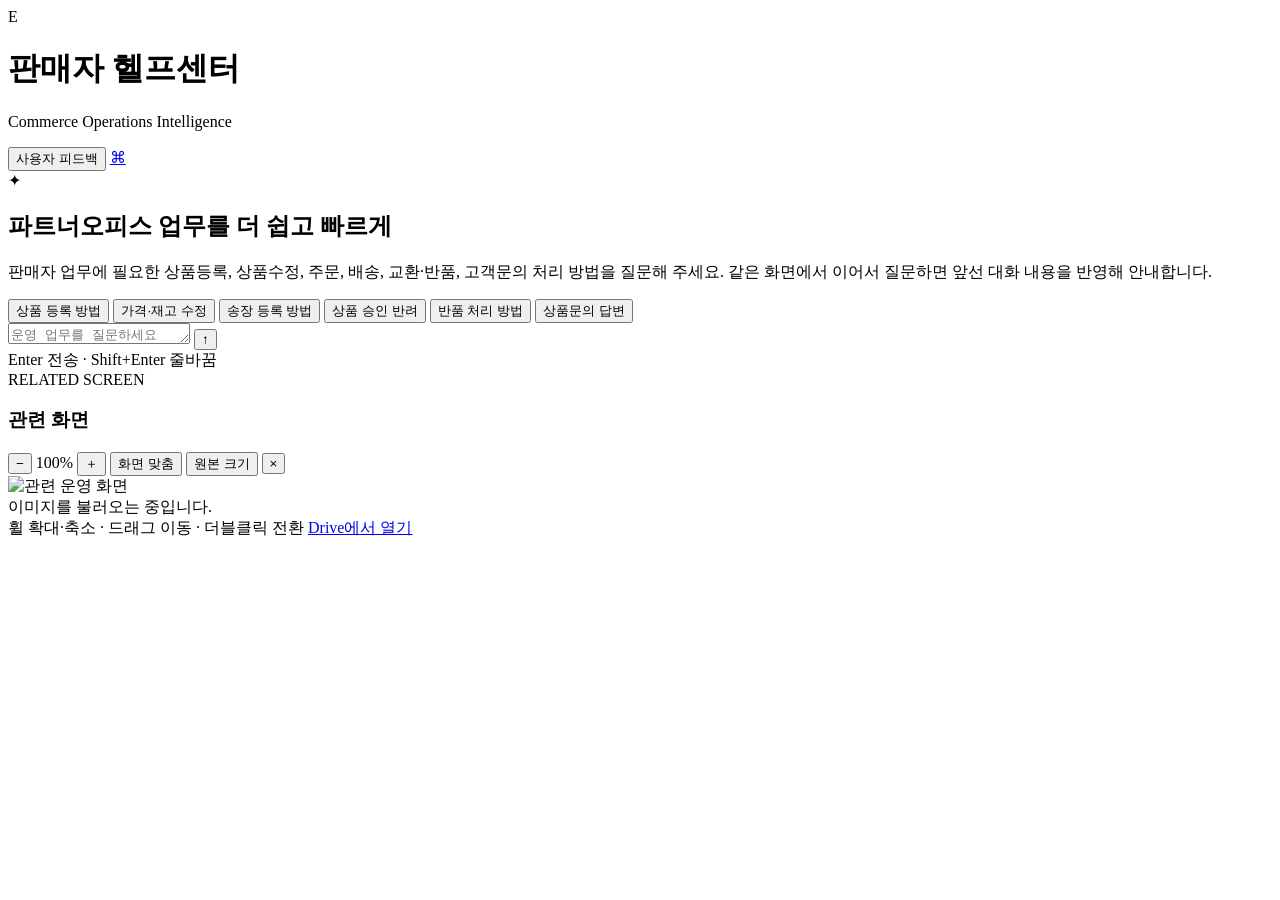
<file: Index.html>
<!DOCTYPE html>
<html>
<head>
  <base target="_top">
  <meta charset="UTF-8">
  <meta name="viewport" content="width=device-width, initial-scale=1, viewport-fit=cover">
  <title>판매자 헬프센터</title>
  <?!= include('Style'); ?>
</head>
<body class="chat-page">
  <main class="app-shell">
    <header class="topbar">
      <div class="brand-wrap">
        <div class="brand-mark">E</div>
        <div>
          <h1>판매자 헬프센터</h1>
          <p>Commerce Operations Intelligence</p>
        </div>
      </div>

      <div class="topbar-actions">
        <button id="feedbackHeaderButton" class="icon-button feedback-header-button" type="button" onclick="openFeedbackLayer()" title="사용자 피드백">사용자 피드백</button>
        <button id="accountButton" class="icon-button account-header-button" type="button" onclick="openAccountLayer()" title="로그인" hidden>로그인</button>
        <a
          class="icon-button"
          href="<?= appUrl ?>?page=admin"
          title="관리자"
          aria-label="관리자 화면 열기"
        >⌘</a>
      </div>
    </header>

    <section class="chat-panel">
      <div id="chatMessages" class="chat-messages" aria-live="polite">
        <section id="welcomeCard" class="welcome-card">
          <div class="welcome-icon">✦</div>
          <h2>파트너오피스 업무를 더 쉽고 빠르게</h2>
<p>
  판매자 업무에 필요한 상품등록, 상품수정, 주문, 배송, 교환·반품,
  고객문의 처리 방법을 질문해 주세요.
  같은 화면에서 이어서 질문하면 앞선 대화 내용을 반영해 안내합니다.
</p>

<div class="suggestion-grid">
  <button
    type="button"
    onclick="useSuggestion('새 상품을 등록하려면 파트너오피스에서 어떤 메뉴로 들어가야 해?')"
  >
    상품 등록 방법
  </button>

  <button
    type="button"
    onclick="useSuggestion('등록한 상품의 판매가와 재고를 수정하려면 어떻게 해?')"
  >
    가격·재고 수정
  </button>

  <button
    type="button"
    onclick="useSuggestion('배송준비중인 주문에 송장번호를 등록하려면 어떻게 해?')"
  >
    송장 등록 방법
  </button>

  <button
    type="button"
    onclick="useSuggestion('상품 승인요청이 반려되었을 때 무엇을 확인해야 해?')"
  >
    상품 승인 반려
  </button>

  <button
    type="button"
    onclick="useSuggestion('고객이 반품을 요청했을 때 파트너오피스에서 어떻게 처리해?')"
  >
    반품 처리 방법
  </button>

  <button
    type="button"
    onclick="useSuggestion('고객의 상품문의에 답변하려면 어느 메뉴로 들어가야 해?')"
  >
    상품문의 답변
  </button>
</div>
        </section>
      </div>

      <div class="composer-wrap">
        <div class="composer">
          <textarea
            id="questionInput"
            rows="1"
            maxlength="3000"
            placeholder="운영 업무를 질문하세요"
            aria-label="질문 입력"
          ></textarea>
          <button
            id="sendBtn"
            class="send-button"
            type="button"
            onclick="sendQuestion()"
            aria-label="질문 전송"
          >↑</button>
        </div>
        <div class="composer-hint">Enter 전송 · Shift+Enter 줄바꿈</div>
      </div>
    </section>
  </main>

  <div id="imageModal" class="image-modal" aria-hidden="true">
    <div class="image-modal-backdrop" onclick="closeImageModal()"></div>

    <section
      class="image-modal-dialog"
      role="dialog"
      aria-modal="true"
      aria-labelledby="imageModalTitle"
    >
      <header class="image-modal-header">
        <div>
          <div class="modal-kicker">RELATED SCREEN</div>
          <h3 id="imageModalTitle">관련 화면</h3>
        </div>

        <div class="image-viewer-actions">
          <button id="imageZoomOut" type="button" title="축소" aria-label="이미지 축소">−</button>
          <span id="imageZoomLabel">100%</span>
          <button id="imageZoomIn" type="button" title="확대" aria-label="이미지 확대">＋</button>
          <button id="imageFitButton" type="button">화면 맞춤</button>
          <button id="imageActualButton" type="button">원본 크기</button>
          <button class="modal-close" type="button" onclick="closeImageModal()" aria-label="닫기">×</button>
        </div>
      </header>

      <div id="imageViewerViewport" class="image-viewer-viewport">
        <div id="imageViewerStage" class="image-viewer-stage">
          <img id="imageModalImage" alt="관련 운영 화면" draggable="false">
        </div>
        <div id="imageModalLoading" class="image-loading">이미지를 불러오는 중입니다.</div>
      </div>

      <footer class="image-modal-footer">
        <span class="image-viewer-guide">휠 확대·축소 · 드래그 이동 · 더블클릭 전환</span>
        <a
          id="imageModalDriveLink"
          href="#"
          target="_blank"
          rel="noopener noreferrer"
        >Drive에서 열기</a>
      </footer>
    </section>
  </div>

  <?!= include('Script'); ?>
  <?!= include('UserAccess'); ?>
  <?!= include('FeedbackLayer'); ?>
</body>
</html>
</file>
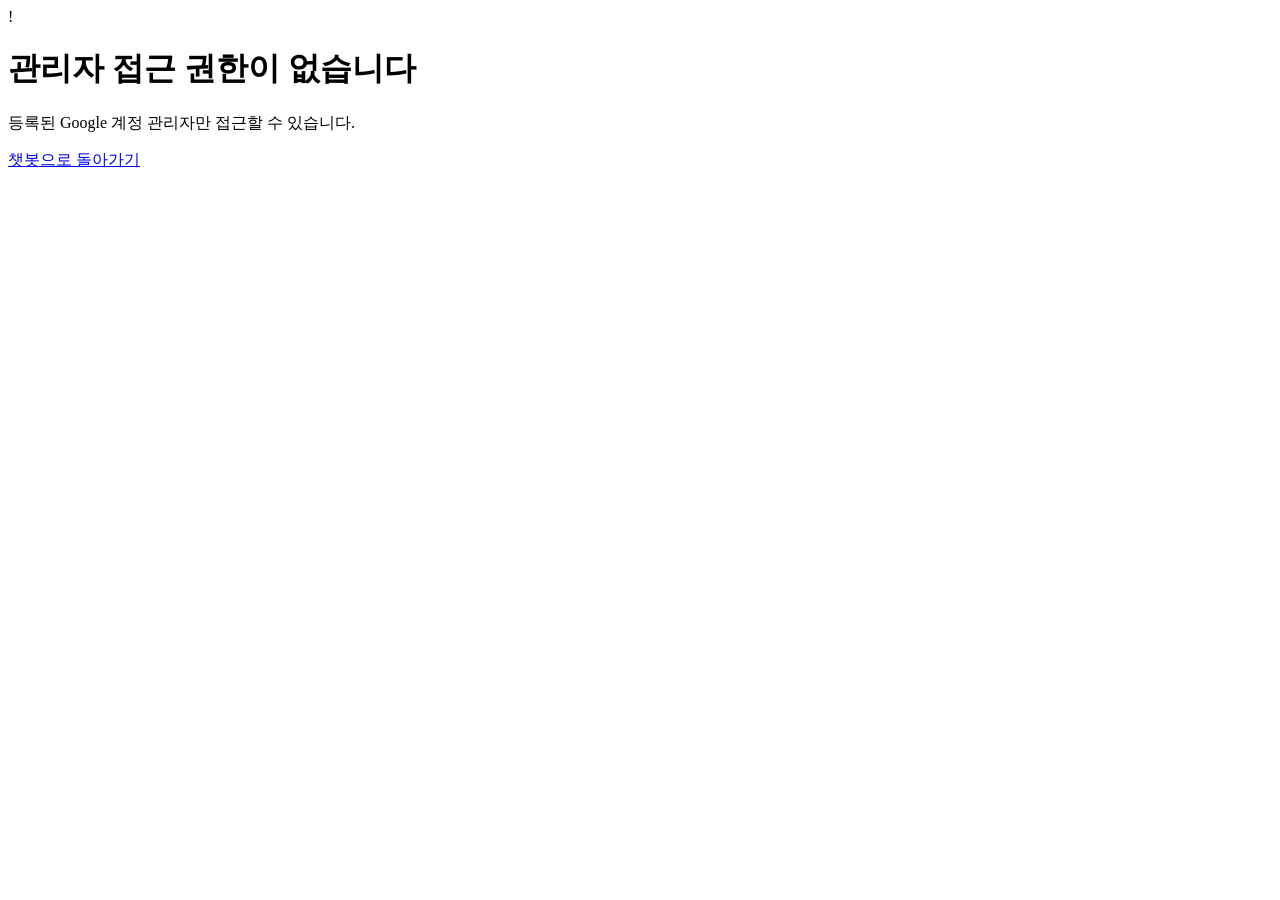
<file: AccessDenied.html>
<!DOCTYPE html>
<html lang="ko">
<head>
  <base target="_top">
  <meta charset="UTF-8">
  <meta name="viewport" content="width=device-width, initial-scale=1">
  <?!= include('Style'); ?>
</head>
<body class="access-denied-page">
  <main class="access-denied-card">
    <div class="access-denied-icon">!</div>
    <h1>관리자 접근 권한이 없습니다</h1>
    <p>등록된 Google 계정 관리자만 접근할 수 있습니다.</p>
    <a href="?">챗봇으로 돌아가기</a>
  </main>
</body>
</html>
</file>
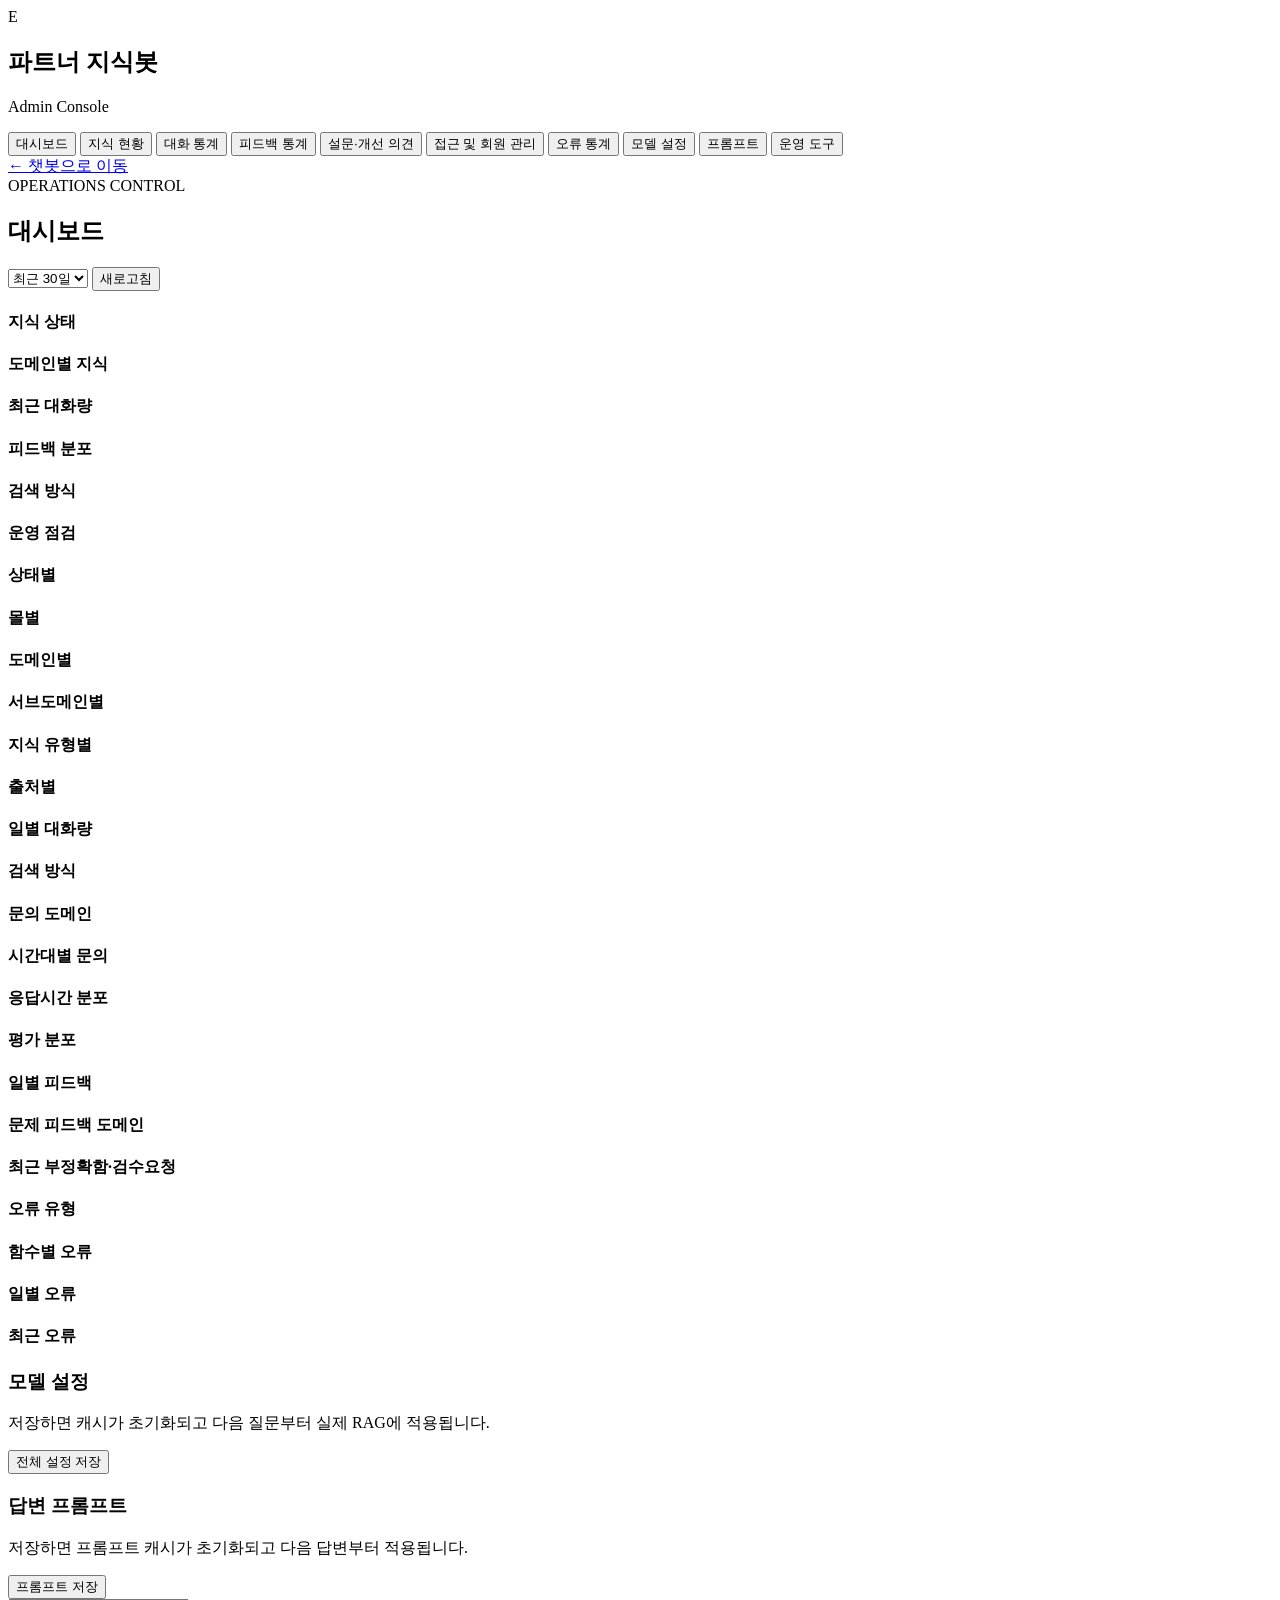
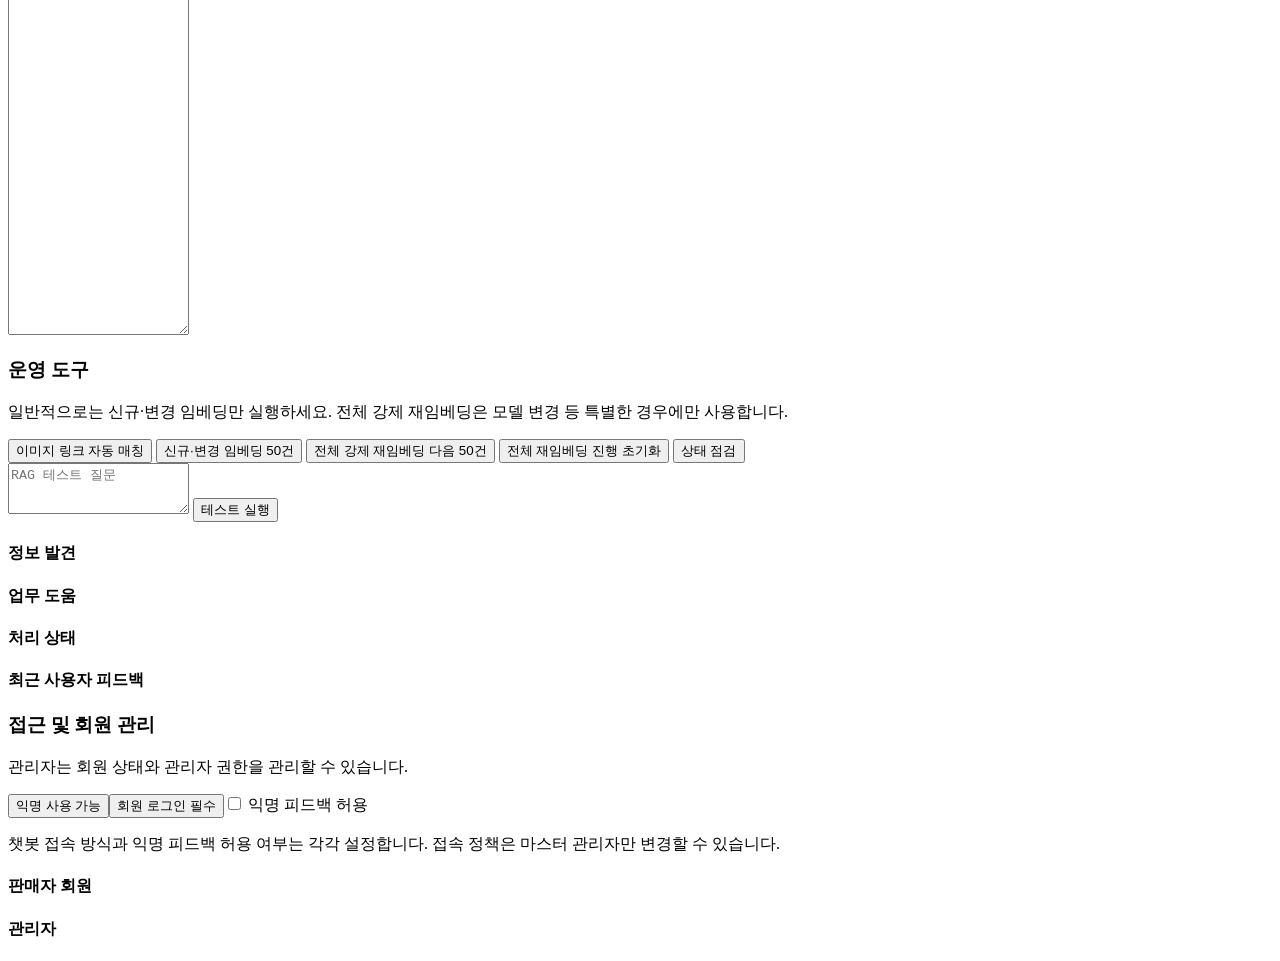
<file: Admin.html>
<!DOCTYPE html>
<html>
<head>
  <base target="_top">
  <meta charset="utf-8">
  <meta
    name="viewport"
    content="width=device-width, initial-scale=1, viewport-fit=cover"
  >
  <meta name="theme-color" content="#eceef1">
  <?!= include('AdminLoading'); ?>
  <?!= include('Style'); ?>
</head>

<body class="admin-page">
  <div id="adminLoginOverlay" style="display:none;position:fixed;inset:0;z-index:30000;background:rgba(20,24,32,.76);align-items:center;justify-content:center;padding:20px">
    <form onsubmit="adminLogin(event)" style="background:white;padding:28px;border-radius:16px;width:min(400px,100%);display:grid;gap:12px">
      <h2>관리자 로그인</h2><p>관리자 권한을 받은 판매자 계정으로 로그인하세요.</p>
      <input id="adminLoginId" autocomplete="username" placeholder="계정 아이디" required>
      <input id="adminLoginPassword" type="password" autocomplete="current-password" placeholder="비밀번호" required>
      <button type="submit">로그인</button><p id="adminLoginError" role="alert"></p>
      <? if (appUrl) { ?><a href="<?= appUrl ?>">챗봇으로 돌아가기</a><? } ?>
    </form>
  </div>
  <div class="admin-shell">
    <aside class="admin-sidebar">
      <div class="admin-brand">
        <div class="brand-mark">E</div>
        <div>
          <h1>파트너 지식봇</h1>
          <p>Admin Console</p>
        </div>
      </div>

      <nav class="admin-nav">
        <button type="button" class="nav-item active" onclick="showTab('dashboard', this)">대시보드</button>
        <button type="button" class="nav-item" onclick="showTab('knowledge', this)">지식 현황</button>
        <button type="button" class="nav-item" onclick="showTab('conversations', this)">대화 통계</button>
        <button type="button" class="nav-item" onclick="showTab('feedback', this)">피드백 통계</button>
        <button type="button" class="nav-item" onclick="showTab('reviews', this)">설문·개선 의견</button>
        <button type="button" class="nav-item" onclick="showTab('access', this)">접근 및 회원 관리</button>
        <button type="button" class="nav-item" onclick="showTab('errors', this)">오류 통계</button>
        <button type="button" class="nav-item" onclick="showTab('model', this)">모델 설정</button>
        <button type="button" class="nav-item" onclick="showTab('prompt', this)">프롬프트</button>
        <button type="button" class="nav-item" onclick="showTab('operations', this)">운영 도구</button>
      </nav>

      <div class="sidebar-footer">
        <? if (appUrl) { ?>
          <a class="return-link" href="<?= appUrl ?>">← 챗봇으로 이동</a>
        <? } ?>
      </div>
    </aside>

    <main class="admin-main">
      <header class="admin-topbar">
        <div>
          <div class="eyebrow">OPERATIONS CONTROL</div>
          <h2 id="adminPageTitle">대시보드</h2>
        </div>

        <div class="admin-top-actions">
          <select id="adminPeriod" onchange="refreshCurrentTab()">
            <option value="7">최근 7일</option>
            <option value="30" selected>최근 30일</option>
            <option value="90">최근 90일</option>
          </select>
          <button type="button" class="soft-button" onclick="refreshCurrentTab()">새로고침</button>
        </div>
      </header>

      <section id="dashboard" class="admin-panel active">
        <div id="dashboardCards" class="metric-grid"></div>

        <div class="chart-grid">
          <div class="chart-card"><h4>지식 상태</h4><div id="dashboardKnowledgeStatus"></div></div>
          <div class="chart-card"><h4>도메인별 지식</h4><div id="dashboardDomains"></div></div>
          <div class="chart-card"><h4>최근 대화량</h4><div id="dashboardChats"></div></div>
          <div class="chart-card"><h4>피드백 분포</h4><div id="dashboardFeedback"></div></div>
          <div class="chart-card"><h4>검색 방식</h4><div id="dashboardSearchModes"></div></div>
          <div class="chart-card"><h4>운영 점검</h4><div id="dashboardOperations" class="operation-list"></div></div>
        </div>
      </section>

      <section id="knowledge" class="admin-panel">
        <div id="knowledgeCards" class="metric-grid"></div>
        <div class="chart-grid">
          <div class="chart-card"><h4>상태별</h4><div id="knowledgeStatus"></div></div>
          <div class="chart-card"><h4>몰별</h4><div id="knowledgeMalls"></div></div>
          <div class="chart-card"><h4>도메인별</h4><div id="knowledgeDomains"></div></div>
          <div class="chart-card"><h4>서브도메인별</h4><div id="knowledgeSubDomains"></div></div>
          <div class="chart-card"><h4>지식 유형별</h4><div id="knowledgeTypes"></div></div>
          <div class="chart-card"><h4>출처별</h4><div id="knowledgeSources"></div></div>
        </div>
      </section>

      <section id="conversations" class="admin-panel">
        <div id="conversationCards" class="metric-grid"></div>
        <div class="chart-grid">
          <div class="chart-card"><h4>일별 대화량</h4><div id="conversationDaily"></div></div>
          <div class="chart-card"><h4>검색 방식</h4><div id="conversationModes"></div></div>
          <div class="chart-card"><h4>문의 도메인</h4><div id="conversationDomains"></div></div>
          <div class="chart-card"><h4>시간대별 문의</h4><div id="conversationHourly"></div></div>
          <div class="chart-card"><h4>응답시간 분포</h4><div id="conversationResponse"></div></div>
        </div>
      </section>

      <section id="feedback" class="admin-panel">
        <div id="feedbackCards" class="metric-grid"></div>
        <div class="chart-grid">
          <div class="chart-card"><h4>평가 분포</h4><div id="feedbackDistribution"></div></div>
          <div class="chart-card"><h4>일별 피드백</h4><div id="feedbackDaily"></div></div>
          <div class="chart-card"><h4>문제 피드백 도메인</h4><div id="feedbackDomains"></div></div>
        </div>
        <div class="summary-table-card">
          <h4>최근 부정확함·검수요청</h4>
          <div id="feedbackProblems"></div>
        </div>
      </section>

      <section id="errors" class="admin-panel">
        <div id="errorCards" class="metric-grid"></div>
        <div class="chart-grid">
          <div class="chart-card"><h4>오류 유형</h4><div id="errorCategories"></div></div>
          <div class="chart-card"><h4>함수별 오류</h4><div id="errorFunctions"></div></div>
          <div class="chart-card"><h4>일별 오류</h4><div id="errorDaily"></div></div>
        </div>
        <div class="summary-table-card">
          <h4>최근 오류</h4>
          <div id="recentErrors"></div>
        </div>
      </section>

      <section id="model" class="admin-panel">
        <div class="panel-toolbar">
          <div>
            <h3>모델 설정</h3>
            <p>저장하면 캐시가 초기화되고 다음 질문부터 실제 RAG에 적용됩니다.</p>
          </div>
          <button type="button" onclick="saveModelSettingsFromAdmin()">전체 설정 저장</button>
        </div>
        <div id="modelSettingsForm" class="settings-grid"></div>
        <div id="modelSettingsMessage" class="inline-message"></div>
      </section>

      <section id="prompt" class="admin-panel">
        <div class="panel-toolbar">
          <div>
            <h3>답변 프롬프트</h3>
            <p>저장하면 프롬프트 캐시가 초기화되고 다음 답변부터 적용됩니다.</p>
          </div>
          <button type="button" onclick="savePromptFromAdmin()">프롬프트 저장</button>
        </div>

        <div id="promptMeta" class="prompt-meta"></div>
        <textarea id="promptEditor" class="prompt-editor" rows="22"></textarea>
        <div id="promptMessage" class="inline-message"></div>
      </section>

      <section id="operations" class="admin-panel">
        <div class="panel-toolbar">
          <div>
            <h3>운영 도구</h3>
            <p>
              일반적으로는 신규·변경 임베딩만 실행하세요.
              전체 강제 재임베딩은 모델 변경 등 특별한 경우에만 사용합니다.
            </p>
          </div>
        </div>

        <div class="action-row">
          <button type="button" onclick="runUpdateImageUrls()">
            이미지 링크 자동 매칭
          </button>

          <button type="button" onclick="runEmbedding()">
            신규·변경 임베딩 50건
          </button>

          <button
            type="button"
            class="secondary-button"
            onclick="runRebuildEmbedding()"
            title="기존 ACTIVE 임베딩도 다시 생성합니다."
          >
            전체 강제 재임베딩 다음 50건
          </button>

          <button
            type="button"
            class="secondary-button"
            onclick="resetRebuildEmbeddingState()"
            title="전체 재임베딩을 첫 번째 지식부터 다시 시작할 때만 사용합니다."
          >
            전체 재임베딩 진행 초기화
          </button>

          <button
            type="button"
            class="secondary-button"
            onclick="healthCheckFromAdmin()"
          >
            상태 점검
          </button>
        </div>

        <div class="admin-test-box">
          <textarea id="adminTestQuestion" rows="3" placeholder="RAG 테스트 질문"></textarea>
          <button type="button" onclick="runAdminTestQuestion()">테스트 실행</button>
        </div>

        <pre id="operationResult"></pre>
      </section>
      <section id="reviews" class="admin-panel">
        <div id="reviewCards" class="metric-grid"></div>
        <div class="chart-grid"><div class="chart-card"><h4>정보 발견</h4><div id="reviewInformation"></div></div><div class="chart-card"><h4>업무 도움</h4><div id="reviewHelpful"></div></div><div class="chart-card"><h4>처리 상태</h4><div id="reviewStatus"></div></div></div>
        <div class="summary-table-card"><h4>최근 사용자 피드백</h4><div id="reviewRows"></div></div>
      </section>
      <section id="access" class="admin-panel">
        <div class="panel-toolbar"><div><h3>접근 및 회원 관리</h3><p>관리자는 회원 상태와 관리자 권한을 관리할 수 있습니다.</p></div></div>
        <div class="action-row"><button id="openAccessButton" type="button" onclick="changeAccessMode('OPEN')">익명 사용 가능</button><button id="loginAccessButton" type="button" onclick="changeAccessMode('LOGIN_REQUIRED')">회원 로그인 필수</button><label class="soft-button"><input id="anonymousFeedbackToggle" type="checkbox" onchange="changeAnonymousFeedback(this.checked)"> 익명 피드백 허용</label></div>
        <p id="accessPolicyHelp">챗봇 접속 방식과 익명 피드백 허용 여부는 각각 설정합니다. 접속 정책은 마스터 관리자만 변경할 수 있습니다.</p>
        <pre id="accessSummary"></pre><div class="summary-table-card"><h4>판매자 회원</h4><div id="sellerUsers"></div></div><div class="summary-table-card"><h4>관리자</h4><div id="adminUsers"></div></div>
      </section>
    </main>
  </div>

  <?!= include('AdminScript'); ?>
</body>
</html>
</file>
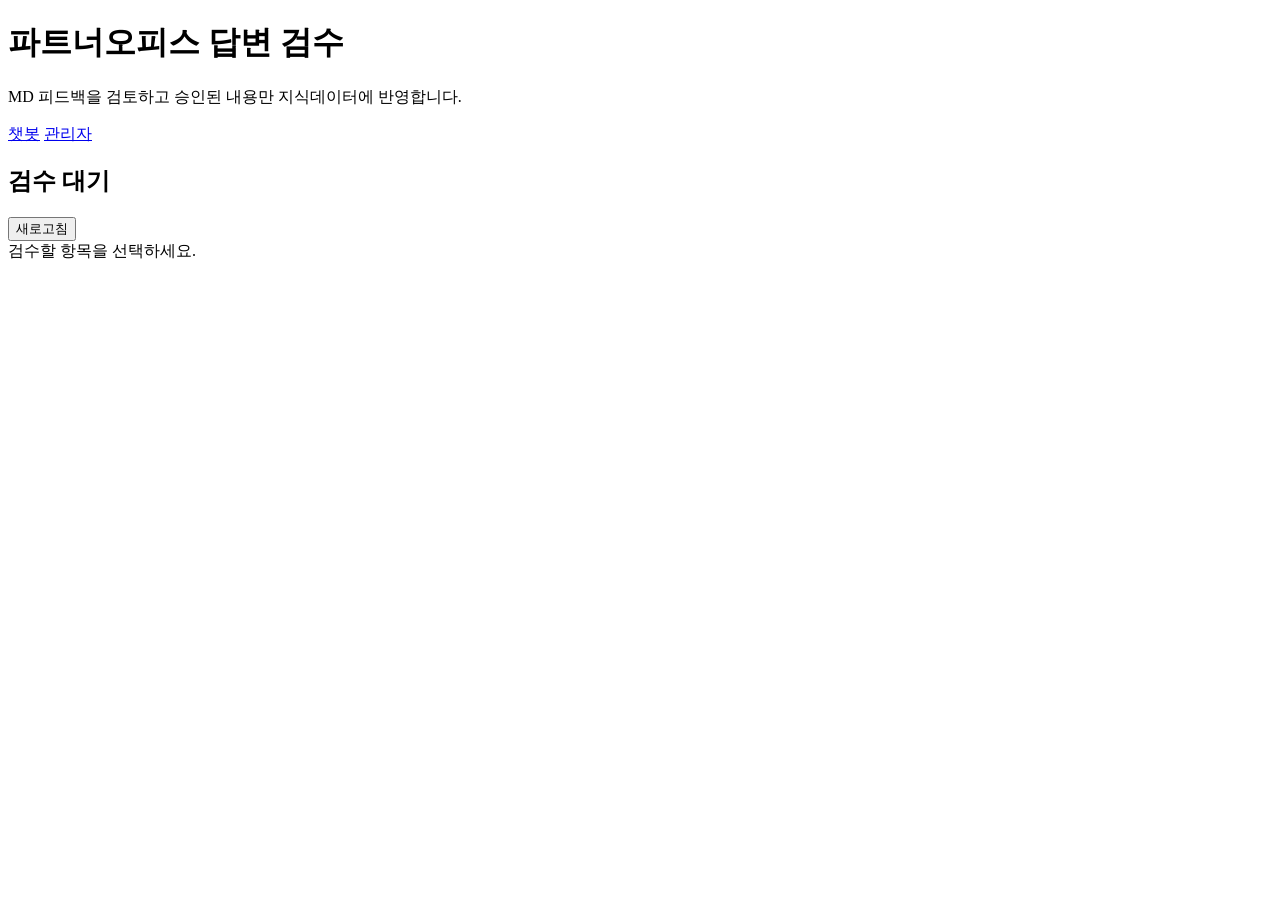
<file: Review.html>
<!DOCTYPE html>
<html>
<head>
  <base target="_top">
  <meta charset="UTF-8">
  <meta
    name="viewport"
    content="width=device-width,initial-scale=1"
  >
  <title>파트너오피스 답변 검수</title>
  <?!= include('ReviewStyle'); ?>
</head>

<body>
  <header class="review-header">
    <div>
      <h1>파트너오피스 답변 검수</h1>
      <p>
        MD 피드백을 검토하고 승인된 내용만 지식데이터에 반영합니다.
      </p>
    </div>

    <nav>
      <a href="<?= appUrl ?>">챗봇</a>
      <a href="<?= appUrl ?>?page=admin">관리자</a>
    </nav>
  </header>

  <main class="review-layout">
    <aside class="review-list-panel">
      <div class="panel-title">
        <h2>검수 대기</h2>
        <button onclick="loadPendingReviews()">새로고침</button>
      </div>

      <div id="reviewList"></div>
    </aside>

    <section class="review-detail-panel">
      <div id="emptyReview">
        검수할 항목을 선택하세요.
      </div>

      <div id="reviewDetail" hidden>
        <h2 id="reviewQuestion"></h2>

        <section class="review-card">
          <h3>기존 답변</h3>
          <pre id="reviewOriginalAnswer"></pre>
        </section>

        <section class="review-card">
          <h3>MD 피드백</h3>
          <div id="reviewFeedback"></div>
        </section>

        <section class="review-card">
          <h3>검색 및 진단 정보</h3>
          <pre id="reviewDiagnostic"></pre>
        </section>

        <section class="review-card edit-card">
          <h3>승인 반영 내용</h3>

          <label>
            처리 유형
            <select id="reviewActionType">
              <option value="UPDATE_KNOWLEDGE">기존 지식 수정</option>
              <option value="CREATE_KNOWLEDGE">신규 지식 추가</option>
              <option value="FEEDBACK_ONLY">피드백만 승인</option>
            </select>
          </label>

          <label>
            대상 knowledge_id
            <input id="reviewTargetKnowledgeId">
          </label>

          <label>
            신규 knowledge_id
            <input id="reviewNewKnowledgeId">
          </label>

          <div class="two-column">
            <label>
              domain
              <input id="reviewDomain">
            </label>

            <label>
              sub_domain
              <input id="reviewSubDomain">
            </label>
          </div>

          <label>
            title
            <input id="reviewTitle">
          </label>

          <label>
            한 줄 요약
            <input id="reviewSummary">
          </label>

          <label>
            실제 메뉴 경로
            <input id="reviewMenuPath">
          </label>

          <label>
            상세답변
            <textarea id="reviewDetailText" rows="6"></textarea>
          </label>

          <label>
            처리 순서
            <textarea
              id="reviewSteps"
              rows="6"
              placeholder="한 줄에 한 단계씩 입력"
            ></textarea>
          </label>

          <label>
            주의사항
            <textarea id="reviewCaution" rows="4"></textarea>
          </label>

          <div class="two-column">
            <label>
              source_file
              <input id="reviewSourceFile">
            </label>

            <label>
              source_page
              <input id="reviewSourcePage">
            </label>
          </div>

          <label>
            관리자 검수 의견
            <textarea id="reviewComment" rows="3"></textarea>
          </label>

          <div class="review-actions">
            <button class="danger" onclick="rejectCurrentReview()">
              반려
            </button>

            <button class="primary" onclick="approveCurrentReview()">
              승인 및 반영
            </button>
          </div>
        </section>
      </div>
    </section>
  </main>

  <?!= include('ReviewScript'); ?>
</body>
</html>
</file>
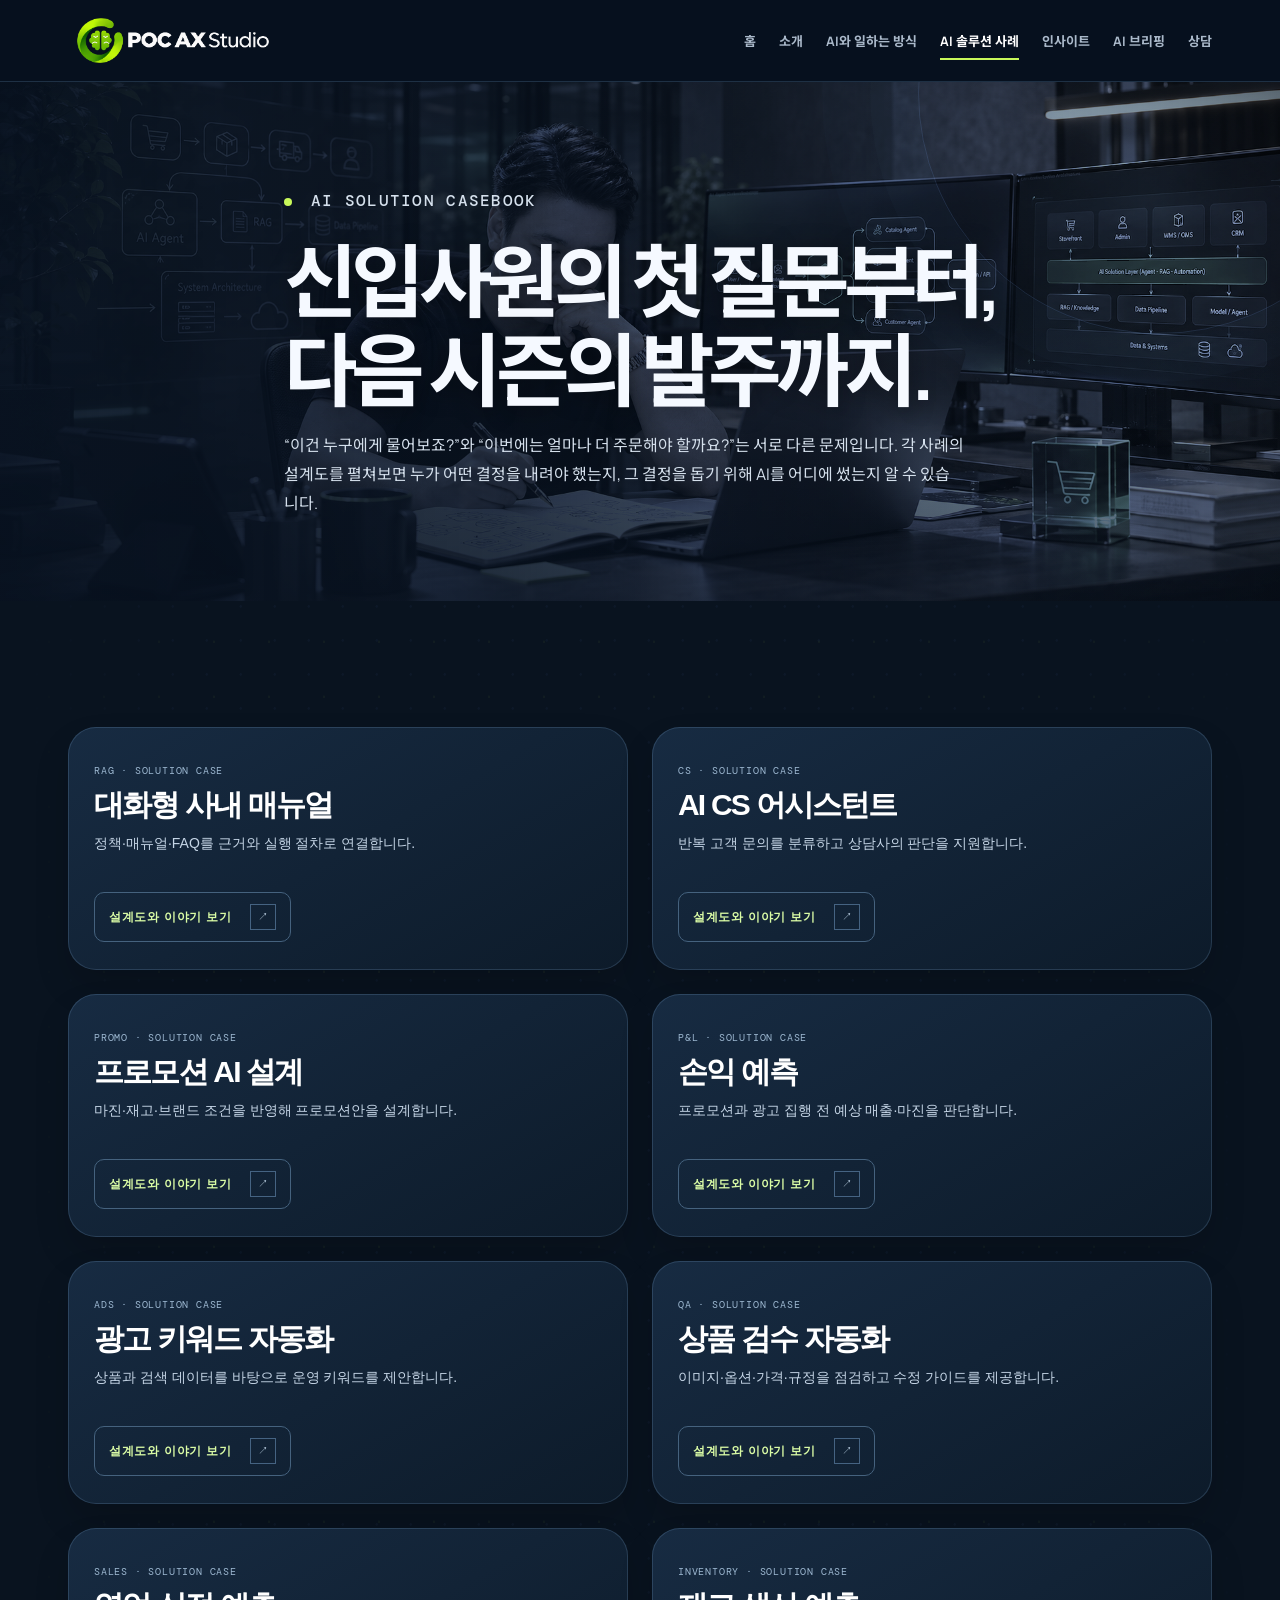
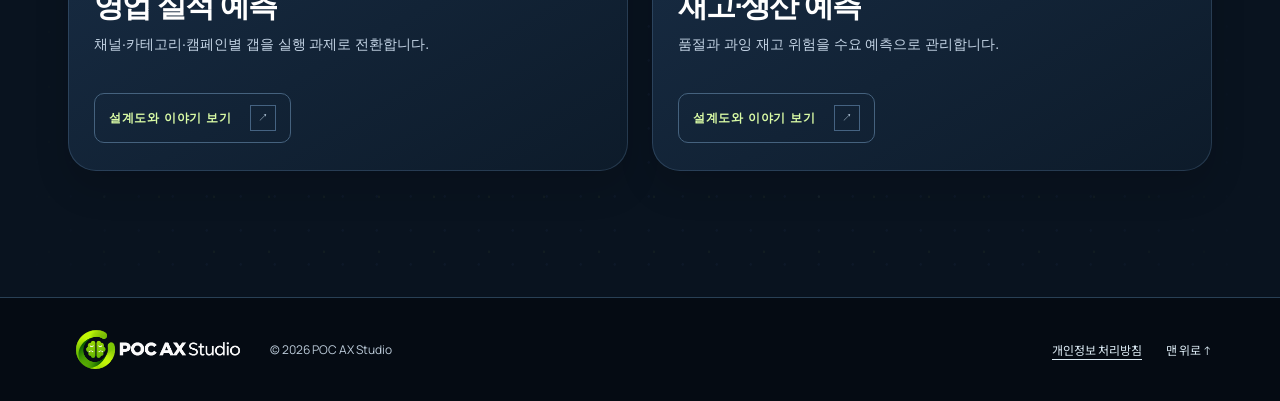
<file: poc-site-work/solutions.html>
<!doctype html><html lang="ko"><head><meta charset="utf-8"><meta name="viewport" content="width=device-width,initial-scale=1"><link rel="icon" href="assets/favicon.svg?v=20261113b" type="image/svg+xml">
  <link rel="stylesheet" href="assets/style.css?v=20261112g"><style>.solution-hero{padding:105px 0 68px;background:radial-gradient(circle at 80% 6%,#29456b,transparent 30%),#09131f}.solution-hero h1{font-size:clamp(44px,7vw,80px);line-height:1.03;letter-spacing:-.08em;margin:0}.solution-hero p{max-width:680px;color:#aabdd0;line-height:1.8}.solution-gallery{display:grid;grid-template-columns:repeat(3,1fr);gap:14px}.solution-item{width:100%;min-height:260px;text-align:left;color:inherit;background:#0e1d2d;border:1px solid #2b435b;padding:24px;cursor:pointer;transition:.25s ease}.solution-item:hover{transform:translateY(-6px);border-color:#c8f85a;background:#142a40}.solution-item span{display:inline-block;border:1px solid #456382;padding:5px 7px;font:10px 'DM Mono';color:#c4d8eb}.solution-item h2{font-size:22px;letter-spacing:-.06em;margin:50px 0 12px}.solution-item p{margin:0;color:#a8bbce;font-size:13px;line-height:1.7}.modal{position:fixed;inset:0;background:rgba(3,9,16,.76);z-index:100;display:none;align-items:stretch;justify-content:flex-end}.modal.open{display:flex}.modal-panel{width:min(680px,100%);overflow:auto;background:#0d1c2c;border-left:1px solid #35506a;padding:35px;animation:slideIn .28s ease}.modal-close{float:right;background:transparent;border:1px solid #42607e;color:#fff;padding:8px 11px;cursor:pointer}.modal-tag{color:#c8f85a;font:11px 'DM Mono'}.modal-panel h2{font-size:38px;letter-spacing:-.07em;margin:42px 0 16px}.modal-panel p{color:#aabdd0;line-height:1.8}.architecture{margin:25px 0;border:1px solid #314b65;padding:22px;background:#091725}.architecture h3{margin:0 0 15px;font-size:15px}.architecture div{display:flex;align-items:center;gap:10px;flex-wrap:wrap}.architecture span{border:1px solid #456382;padding:9px 11px;font-size:12px}.architecture i{color:#c8f85a;font-style:normal}.modal-kpi{display:grid;grid-template-columns:repeat(3,1fr);gap:8px;margin:22px 0}.modal-kpi div{background:#142a40;padding:14px}.modal-kpi b{display:block;color:#c8f85a;font:10px 'DM Mono'}.modal-kpi span{font-size:12px;display:block;margin-top:6px}@keyframes slideIn{from{transform:translateX(24px);opacity:0}to{transform:translateX(0);opacity:1}}@media(max-width:800px){.solution-gallery{grid-template-columns:1fr}.solution-item{min-height:210px}}</style><link rel="stylesheet" href="assets/solutions-hero.css?v=20261113b"><link rel="stylesheet" href="assets/brand-footer.css?v=20261113a"><link rel="stylesheet" href="assets/footer-compact.css?v=20261113a">
<title>AI 솔루션 사례 — 이커머스 자동화와 시스템 설계 | POC AX Studio</title>
<meta name="description" content="AI 고객 상담, 사내 매뉴얼, 상품 검수, 프로모션, 매출·재고 예측 사례를 설계도와 현장 관점의 칼럼으로 살펴보세요.">
<meta name="robots" content="index,follow">
<link rel="canonical" href="https://www.poc.ai.kr/solutions.html">
<meta property="og:type" content="website">
<meta property="og:site_name" content="POC AX Studio">
<meta property="og:title" content="AI 솔루션 사례 — 이커머스 자동화와 시스템 설계 | POC AX Studio">
<meta property="og:description" content="AI 고객 상담, 사내 매뉴얼, 상품 검수, 프로모션, 매출·재고 예측 사례를 설계도와 현장 관점의 칼럼으로 살펴보세요.">
<meta property="og:url" content="https://www.poc.ai.kr/solutions.html">

</head><body><header class="site-header"><div class="container nav"><a class="brand" href="index.html" aria-label="POC AX Studio 홈"><img class="brand-image" src="assets/poc-ax-studio-logo.png" alt="POC AX Studio"></a><nav class="menu"><a data-nav href="index.html">홈</a><a data-nav href="profile.html">소개</a><a data-nav href="services.html">AI와 일하는 방식</a><a data-nav href="solutions.html">AI 솔루션 사례</a><a data-nav href="insights.html">인사이트</a><a data-nav href="ai-news.html">AI 브리핑</a><a data-nav href="contact.html">상담</a></nav></div></header><main><section class="solution-hero"><div class="container"><p class="eyebrow"><i></i> AI SOLUTION CASEBOOK</p><h1>신입사원의 첫 질문부터,<br>다음 시즌의 발주까지.</h1><p>“이건 누구에게 물어보죠?”와 “이번에는 얼마나 더 주문해야 할까요?”는 서로 다른 문제입니다. 각 사례의 설계도를 펼쳐보면 누가 어떤 결정을 내려야 했는지, 그 결정을 돕기 위해 AI를 어디에 썼는지 알 수 있습니다.</p></div></section><section class="section"><div class="container"><div class="solution-gallery" data-solution-gallery></div></div></section></main><div class="modal" data-solution-modal aria-hidden="true"><aside class="modal-panel"><button class="modal-close" data-modal-close>닫기 ×</button><p class="modal-tag" data-modal-tag></p><h2 data-modal-title></h2><p data-modal-summary></p><div class="architecture"><h3>시스템 구조</h3><div data-modal-flow></div></div><div class="modal-kpi" data-modal-kpi></div><a class="button primary" href="contact.html">이 솔루션 상담하기 →</a></aside></div><footer class="common-footer"><div class="compact-footer-inner"><a class="compact-footer-logo" href="index.html" aria-label="POC AX Studio 홈"><img src="assets/poc-ax-studio-logo.png" alt="POC AX Studio"></a><span class="compact-footer-copy">© 2026 POC AX Studio</span><div class="compact-footer-links"><button type="button" data-privacy-open>개인정보 처리방침</button><a href="#">맨 위로 ↑</a></div></div></footer><dialog class="privacy-dialog" id="privacy-policy-preview" aria-labelledby="privacy-policy-title"><div class="privacy-dialog-head"><h2 id="privacy-policy-title">개인정보 처리방침</h2><button class="privacy-close" type="button" data-privacy-close>닫기 ×</button></div><div class="privacy-dialog-body"><div class="privacy-draft"><strong>확정 전 안내</strong><br>아래 내용은 처리방침 초안이며, 개인정보 처리 현황을 확인한 뒤 완성할 예정입니다.</div><h3>문의 접수</h3><p>프로젝트 문의의 접수와 회신을 위해 문의 양식에 입력된 정보를 사용합니다. 수집 항목의 필수·선택 여부와 보유 기간은 확인 후 명시할 예정입니다.</p><h3>보관·파기 및 외부 서비스</h3><p>실제 보유 기간과 파기 방법, 호스팅 등 처리 위탁 및 국외 처리 여부는 운영 현황 확인 후 기재할 예정입니다.</p><h3>개인정보 관련 요청</h3><p>열람·정정·삭제 등 요청을 위한 담당자 및 연락처를 확인 후 안내할 예정입니다.</p></div></dialog>

<script src="assets/main.js?v=20261112c"></script><script src="assets/solutions.js?v=20261113b"></script><script src="assets/footer-compact.js?v=20261113a" defer></script></body></html>
</file>
<file: poc-site-work/assets/style.css>
@import url('https://fonts.googleapis.com/css2?family=DM+Mono:wght@400;500&family=Manrope:wght@400;500;600;700;800&family=Noto+Sans+KR:wght@400;500;600;700;800&display=swap');
:root{--ink:#0d1b2a;--navy:#081521;--blue:#3c64ff;--lime:#c6f25f;--paper:#f5f6f2;--line:#d9ded9;--muted:#63707a;--max:1200px}*{box-sizing:border-box}html{scroll-behavior:smooth}body{margin:0;background:var(--paper);color:var(--ink);font-family:Manrope,'Noto Sans KR',sans-serif}a{color:inherit;text-decoration:none}.container{max-width:var(--max);margin:auto;padding:0 28px}.site-header{height:82px;background:rgba(245,246,242,.9);backdrop-filter:blur(12px);position:sticky;top:0;z-index:20;border-bottom:1px solid transparent}.nav{height:100%;display:flex;align-items:center;gap:28px}.brand{font-weight:800;font-size:21px;letter-spacing:-1.2px;white-space:nowrap}.brand-mark{display:inline-grid;place-items:center;width:25px;height:25px;background:var(--ink);color:white;border-radius:7px;font-size:15px;margin-right:5px}.brand-dot{color:var(--blue)}.menu{display:flex;gap:23px;margin-left:auto}.menu a{font-size:13px;font-weight:700;color:#657078}.menu a:hover,.menu a.active{color:var(--ink)}.nav-cta{font-size:13px;background:var(--ink);color:#fff;padding:12px 16px;border-radius:3px;font-weight:700}.nav-cta span{color:var(--lime);margin-left:8px}.menu-toggle{display:none}.eyebrow{font:500 11px/1 'DM Mono',monospace;letter-spacing:.08em;color:#60717b;margin:0 0 20px}.eyebrow i{display:inline-block;width:8px;height:8px;background:var(--lime);border-radius:50%;margin-right:8px}.hero-new{background:#e8ece7;min-height:650px;overflow:hidden}.hero-layout{min-height:650px;display:grid;grid-template-columns:1.04fr .96fr;align-items:center;gap:60px}.hero-copy{padding:80px 0}.hero-copy h1,.section-heading h2,.split-heading h2,.process h2,.insight h2,.final-cta h2{font-size:clamp(39px,5.15vw,72px);line-height:1.06;letter-spacing:-.07em;margin:0;font-weight:800}.hero-copy h1 em{font-style:normal;color:var(--blue)}.hero-lead{max-width:565px;font-size:16px;line-height:1.8;color:#4b5963;margin:28px 0}.hero-actions{display:flex;align-items:center;gap:18px}.button{display:inline-flex;align-items:center;justify-content:center;gap:25px;font-size:13px;font-weight:800;padding:15px 18px;border-radius:3px}.button.primary{background:var(--blue);color:#fff}.button.primary b{font-size:18px}.button.text{padding-left:0}.button.outline{border:1px solid #aeb6b3}.button.light{background:var(--lime);color:var(--ink)}.hero-proof{display:flex;gap:26px;border-top:1px solid #c8d0c9;margin-top:65px;padding-top:16px}.hero-proof span{display:flex;gap:8px;font-size:11px;color:#68737b}.hero-proof b{font:500 11px 'DM Mono';color:var(--blue)}.system-visual{height:430px;position:relative;border:1px solid #bdc8c0;background:#dfe5df;overflow:hidden}.system-visual:before,.system-visual:after{content:'';position:absolute;border:1px solid #cad4cc;border-radius:50%;width:360px;height:360px;right:-155px;top:-90px}.system-visual:after{width:270px;height:270px;right:-105px;top:-45px}.system-visual>p{position:absolute;font:500 10px 'DM Mono';letter-spacing:.09em;margin:0;color:#64756d;top:19px;left:20px}.system-visual>p i{display:inline-block;width:6px;height:6px;border-radius:50%;background:#55bd91;margin-left:7px}.system-visual .bottom{top:auto;bottom:19px}.node{position:absolute;z-index:2;width:165px;padding:17px;border:1px solid #b6c1b9;background:#f6f7f2;box-shadow:8px 9px 0 rgba(9,27,42,.07)}.node small{display:block;font:500 9px 'DM Mono';color:#78837e;margin-bottom:17px}.node strong{display:block;font-size:20px;line-height:1.05;letter-spacing:-.06em}.node span{font-size:9px;color:#738078;display:block;margin-top:14px}.source{left:9%;top:27%}.agent{left:38%;top:48%;background:var(--blue);color:#fff;border-color:var(--blue)}.agent small,.agent span{color:#dce4ff}.output{right:5%;top:20%;background:var(--ink);color:#fff;border-color:var(--ink)}.output small,.output span{color:#c6d1da}.flow{position:absolute;height:1px;background:#81938a;transform-origin:left}.flow:after{content:'→';position:absolute;right:-10px;top:-8px;color:#53675e}.flow.a{width:125px;top:44%;left:34%;transform:rotate(21deg)}.flow.b{width:112px;top:51%;left:65%;transform:rotate(-33deg)}.section{padding:126px 0}.section-heading{max-width:700px}.section-heading h2,.split-heading h2,.process h2,.insight h2,.final-cta h2{font-size:clamp(32px,4.2vw,55px)}.section-heading>p:last-child{font-size:15px;line-height:1.8;color:var(--muted);max-width:530px;margin:24px 0 0}.problem-grid,.solution-grid{display:grid;grid-template-columns:repeat(3,1fr);margin-top:62px}.problem-grid article{border-top:1px solid var(--ink);padding:17px 25px 0 0;margin-right:28px}.problem-grid span,.solution-number{font:500 11px 'DM Mono';color:var(--blue)}h3{letter-spacing:-.05em}.problem-grid h3{font-size:20px;margin:42px 0 11px}.problem-grid p,.solution-card p,.case-main span,.case-side span{font-size:14px;line-height:1.75;color:var(--muted);margin:0}.ink{background:var(--ink);color:#eef4f0}.ink .eyebrow{color:#c1d0ca}.split-heading{display:flex;align-items:end;justify-content:space-between;gap:24px}.solution-grid{border-top:1px solid #3c4b55}.solution-card{min-height:330px;border-right:1px solid #3c4b55;padding:22px 27px;position:relative;display:flex;flex-direction:column}.solution-card:first-child{border-left:1px solid #3c4b55}.solution-card i{font-style:normal;font-size:31px;margin:38px 0 26px;color:var(--lime)}.solution-card h3{font-size:23px;margin:0 0 12px}.solution-card p{color:#b6c3c3}.solution-card b{font-size:11px;margin-top:auto;color:var(--lime)}.solution-card.featured{background:#24303a}.case-grid{margin-top:56px;display:grid;grid-template-columns:2fr 1fr;gap:15px}.case-main{min-height:470px;background:#dde4de;padding:31px;position:relative;display:flex;flex-direction:column}.case-main>p,.case-side>p{font:500 10px 'DM Mono';letter-spacing:.08em;color:#63766d;margin:0}.case-main h3{font-size:38px;line-height:1.12;margin:75px 0 16px}.case-main span{max-width:400px}.case-main>a,.case-side>a{font-size:12px;font-weight:800;margin-top:26px}.mini-flow{display:flex;gap:10px;align-items:center;position:absolute;right:30px;bottom:30px;font:500 10px 'DM Mono';color:#577468}.mini-flow i{height:1px;width:23px;background:#84988c}.case-side{background:#fff;padding:30px;display:flex;flex-direction:column}.case-side.dark{background:#e5edf0}.case-side h3{font-size:26px;line-height:1.18;margin:40px 0 15px}.case-side a{margin-top:auto}.process{background:#eef0eb}.process-head{display:flex;justify-content:space-between;gap:40px;margin-top:10px;align-items:end}.process-head p{max-width:355px;font-size:14px;line-height:1.8;color:var(--muted)}.process ol{list-style:none;padding:0;margin:55px 0 0;border-top:1px solid #c7cfca;display:grid;grid-template-columns:repeat(4,1fr)}.process li{padding:21px 20px 0 0;border-right:1px solid #c7cfca;margin-right:20px}.process li b{font:500 11px 'DM Mono';color:var(--blue)}.process li h3{font-size:18px;margin:42px 0 10px}.process li p{font-size:13px;line-height:1.6;color:var(--muted)}.insight{background:var(--blue);color:white}.insight .eyebrow{color:#ced8ff}.insight-shell{display:grid;grid-template-columns:1fr 1fr;gap:75px}.insight h2{font-size:clamp(31px,3.8vw,49px)}.insight p:not(.eyebrow){color:#d9e0ff;line-height:1.8;max-width:430px;margin:22px 0 30px}.insight-list{border-top:1px solid #aebdff}.insight-list a{display:grid;grid-template-columns:85px 1fr 20px;gap:15px;padding:23px 0;border-bottom:1px solid #aebdff;align-items:center}.insight-list span{font:500 9px 'DM Mono';color:var(--lime)}.insight-list h3{font-size:17px;margin:0}.final-cta{background:#dde4de;padding:125px 0;text-align:center}.final-cta h2{font-size:clamp(34px,4.6vw,60px);margin:0 0 33px}.final-cta small{display:block;color:var(--muted);font-size:11px;margin-top:16px}footer{background:var(--ink);color:white}.footer-inner{padding-top:42px;padding-bottom:35px;display:grid;grid-template-columns:1fr 1fr auto;align-items:center;gap:25px}.footer-inner p,.footer-inner small{color:#aab8ba;font-size:12px;margin:0}.footer-inner small{font:400 10px 'DM Mono'}
@media(max-width:800px){.container{padding:0 20px}.site-header{height:68px}.nav{gap:12px}.nav-cta{display:none}.menu-toggle{display:flex;margin-left:auto;border:0;background:transparent;width:34px;height:34px;padding:8px;flex-direction:column;gap:6px}.menu-toggle i{height:1px;background:var(--ink);width:18px}.menu{display:none;position:absolute;top:68px;left:0;right:0;background:var(--paper);padding:17px 20px 22px;box-shadow:0 12px 20px rgba(0,0,0,.06);border-top:1px solid var(--line);flex-direction:column;gap:16px}.menu.is-open{display:flex}.hero-new,.hero-layout{min-height:auto}.hero-layout{grid-template-columns:1fr;gap:0}.hero-copy{padding:76px 0 45px}.hero-copy h1{font-size:46px}.hero-lead{font-size:14px;margin:22px 0}.hero-proof{margin-top:45px;gap:15px}.system-visual{height:360px;margin:0 -20px}.node{transform:scale(.8);transform-origin:top left}.source{left:4%;top:29%}.agent{left:35%;top:52%}.output{right:-8%;top:17%;transform-origin:top right}.flow.a{left:27%;width:105px}.flow.b{left:60%;width:85px}.section{padding:75px 0}.problem-grid,.solution-grid{grid-template-columns:1fr;margin-top:40px}.problem-grid article{margin:0;padding:17px 0 25px;border-bottom:1px solid var(--line)}.problem-grid h3{margin:26px 0 8px}.split-heading,.process-head{display:block}.split-heading .button{margin-top:28px}.solution-card,.solution-card:first-child{min-height:250px;border-left:1px solid #3c4b55;border-bottom:1px solid #3c4b55}.solution-card i{margin:24px 0}.case-grid{grid-template-columns:1fr;margin-top:38px}.case-main{min-height:390px}.case-main h3{font-size:30px;margin:55px 0 14px}.case-side{min-height:240px}.process ol{grid-template-columns:1fr}.process li{border-right:0;border-bottom:1px solid #c7cfca;margin:0;padding:20px 0}.process li h3{margin:23px 0 6px}.insight-shell{grid-template-columns:1fr;gap:43px}.insight-list a{grid-template-columns:70px 1fr 17px}.insight-list h3{font-size:15px}.footer-inner{grid-template-columns:1fr;gap:16px}.section-heading h2,.split-heading h2,.process h2,.insight h2,.final-cta h2{font-size:34px}.hero-actions{gap:10px}.button{padding:14px 15px;font-size:12px;gap:14px}}
/* Compatibility layout for existing public pages during the staged migration. */
header:not(.site-header){background:var(--ink);color:white}.hero:not(.hero-new){position:relative;min-height:420px;display:flex;align-items:end;color:white;overflow:hidden}.hero .bg{position:absolute;inset:0;width:100%;height:100%;object-fit:cover;filter:brightness(.42)}.hero .veil{position:absolute;inset:0;background:linear-gradient(90deg,rgba(8,21,33,.9),rgba(8,21,33,.36))}.hero .inner{position:relative;padding:84px 28px;max-width:1200px;width:100%;margin:auto}.hero h1{font-size:clamp(34px,5vw,60px);line-height:1.1;letter-spacing:-.06em;margin:12px 0}.hero p{max-width:700px;line-height:1.7}.hero .cta{display:flex;gap:9px;margin-top:23px;flex-wrap:wrap}.hero .btn{padding:12px 15px;border:1px solid rgba(255,255,255,.5);font-size:12px;font-weight:700}.hero .btn.primary{background:var(--blue);border-color:var(--blue)}.panel{background:#fff;border:1px solid var(--line);padding:26px}.panel h2{font-size:28px;letter-spacing:-.06em}.sub{line-height:1.7;color:var(--muted)}.grid{display:grid;grid-template-columns:repeat(3,1fr);gap:15px}.grid2{display:grid;grid-template-columns:repeat(2,1fr);gap:15px}.card{border:1px solid var(--line);padding:22px;background:#fff}.card h3{font-size:18px;margin:12px 0}.card p,.list{font-size:13px;line-height:1.75;color:var(--muted)}.badge2,.pill{font-size:10px;border:1px solid var(--line);padding:6px 8px;display:inline-block}.pillrow{display:flex;gap:8px;flex-wrap:wrap}.sep{border:0;border-top:1px solid var(--line);margin:25px 0}.form{display:grid;grid-template-columns:1fr 1fr;gap:14px}.field{display:flex;flex-direction:column;gap:7px}.field label{font-size:12px}.field input,.field textarea,.field select{padding:12px;border:1px solid var(--line);font:inherit}.form .btn{border:0;background:var(--blue);color:#fff;cursor:pointer}.notice{font-size:11px;color:var(--muted)}footer:not(.footer-inner){background:var(--ink);color:#b9c6c9;padding:25px 0;font-size:12px}@media(max-width:800px){.grid,.grid2,.form{grid-template-columns:1fr}.hero .inner{padding:70px 20px}.panel{padding:20px}}

/* POC.ai AX Commerce dark enterprise redesign */
:root{--ink:#eff6ff;--navy:#07111f;--blue:#6d8cff;--lime:#c8f85a;--paper:#09131f;--line:#26364a;--muted:#9baec4}
body{background:var(--paper);color:var(--ink)}
.site-header{background:rgba(7,17,31,.92);border-bottom-color:#1e3044}.brand-mark{background:var(--lime);color:#07111f}.menu a{color:#aab9ca}.menu a:hover,.menu a.active{color:#fff}.nav-cta{background:var(--lime);color:#07111f}.nav-cta span{color:#07111f}
.hero-new{background:radial-gradient(circle at 80% 20%,#1e3960 0,transparent 36%),#09131f}.hero-copy h1 em{color:var(--lime)}.hero-lead{color:#b7c6d7}.eyebrow{color:#9eafc2}.hero-proof{border-top-color:#344a61}.hero-proof span{color:#aebed0}.hero-proof b,.problem-grid span,.process li b{color:var(--lime)}
.system-visual{background:#0d1c2d;border-color:#31465c}.system-visual:before,.system-visual:after{border-color:#294159}.system-visual>p{color:#8ea4b9}.node{background:#13243a;border-color:#38516a;box-shadow:8px 9px 0 rgba(0,0,0,.18)}.node small,.node span{color:#9bb0c5}.agent{background:#6d8cff;border-color:#6d8cff}.output{background:#0a1523;border-color:#344b63}.flow{background:#6681a0}.flow:after{color:#8aa4c1}
.section{background:#09131f}.section-heading>p:last-child,.problem-grid p,.solution-card p,.case-main span,.case-side span,.process-head p,.process li p{color:#9baec4}.problem-grid article{border-top-color:#40536b}.ink{background:#101e2e}.solution-grid,.solution-card,.solution-card:first-child{border-color:#32465d}.solution-card.featured{background:#172b42}.solution-card i,.solution-card b{color:var(--lime)}.case-main{background:#162a3e}.case-main>p,.case-side>p{color:#9fb7ca}.case-side{background:#0e1d2d;border:1px solid #2c4158}.case-side.dark{background:#15283a}.process{background:#0e1b2a}.process ol,.process li{border-color:#31465d}.insight{background:#142e4d}.insight .eyebrow{color:#c5d7f1}.insight p:not(.eyebrow){color:#c4d5e6}.insight-list,.insight-list a{border-color:#557398}.insight-list span{color:var(--lime)}.final-cta{background:linear-gradient(120deg,#132b42,#0c1c2c)}.final-cta small{color:#a7bacb}footer{background:#050b13;border-top:1px solid #1d2e42}
header:not(.site-header){background:#07111f;border-bottom:1px solid #1e3044}.hero:not(.hero-new){background:#07111f}.hero .veil{background:linear-gradient(90deg,rgba(5,14,25,.95),rgba(5,14,25,.63))}.panel,.card{background:#0f1e2f;border-color:#2b4057}.sub,.card p,.list{color:#a8bbce}.badge2,.pill{border-color:#344c65;color:#c7d8e9}.field input,.field textarea,.field select{background:#0a1624;color:#eaf3ff;border-color:#334a62}.form .btn{background:var(--lime);color:#07111f}.sep{border-color:#2c435b}

/* Motion and visibility refinements */
footer:not(.footer-inner){background:#050b13!important;color:#9fb0c1!important;border-top:1px solid #1d2e42}
.reveal{opacity:0;transform:translateY(28px);transition:opacity .7s ease,transform .7s cubic-bezier(.2,.7,.2,1)}.reveal.is-visible{opacity:1;transform:translateY(0)}
.system-visual{transition:transform .28s ease,box-shadow .28s ease;transform:perspective(900px) rotateX(var(--tilt-x,0deg)) rotateY(var(--tilt-y,0deg))}.system-visual:hover{box-shadow:0 24px 60px rgba(0,0,0,.28)}
.solution-card,.case-main,.case-side,.problem-grid article{transition:transform .25s ease,background .25s ease,border-color .25s ease}.solution-card:hover,.case-main:hover,.case-side:hover{transform:translateY(-7px);border-color:#6d8cff}.problem-grid article:hover{transform:translateY(-4px)}@media(prefers-reduced-motion:reduce){.reveal{opacity:1;transform:none;transition:none}.system-visual{transform:none!important}}

/* AI reality-check editorial treatment */
.hero-copy h1{max-width:790px}.reality-check{position:relative;overflow:hidden}.reality-check:before{content:'AI → AX';position:absolute;right:-20px;top:35px;font:800 clamp(80px,16vw,250px)/1 Manrope;color:rgba(109,140,255,.055);letter-spacing:-.1em;pointer-events:none}.reality-check .problem-grid article{position:relative;z-index:1}.reality-check .problem-grid article span{display:block;min-height:16px;letter-spacing:.04em}.reality-check .problem-grid article:hover{border-top-color:#c8f85a}.reality-check .problem-grid h3{min-height:52px}.reality-check .problem-grid p{max-width:300px}
@media(max-width:800px){.hero-copy h1{max-width:100%}.reality-check:before{top:20px}.reality-check .problem-grid h3{min-height:0}}

/* Public AI briefing metadata */
.brief-tags{display:flex;gap:6px;flex-wrap:wrap;margin:14px 0}.brief-tags span{padding:4px 6px;border:1px solid #38536d;color:#b9cce0;font:10px 'DM Mono',monospace}

/* Solution gallery: concept architecture and operating-screen preview */
.solution-open{display:block;margin-top:22px;color:var(--lime);font-size:11px}.architecture div{gap:7px}.architecture .flow-step{border:1px solid #456382;background:#0c1b2b;color:#b9cae0;padding:10px;text-align:left;cursor:pointer;font:12px inherit}.architecture .flow-step em{display:block;color:#7f9bb6;font:9px 'DM Mono',monospace;margin-bottom:5px}.architecture .flow-step.is-active{border-color:var(--lime);color:#fff;background:#1b3450}.architecture .flow-step.is-active em{color:var(--lime)}.solution-details{display:grid;grid-template-columns:.68fr 1.32fr;gap:14px;margin:16px 0}.detail-copy{border:1px solid #314b65;padding:16px}.detail-label{font:10px 'DM Mono',monospace!important;color:var(--lime)!important;margin:0 0 6px!important}.detail-copy strong{font-size:13px;line-height:1.6}.detail-copy ul{margin:8px 0 0;padding-left:17px;color:#b4c7d9;font-size:12px;line-height:1.8}.concept-wireframe{border:1px solid #46617a;background:#0a1827;padding:15px}.concept-wireframe>p{font:9px/1.5 'DM Mono',monospace!important;color:#87a2ba!important;margin:0 0 15px!important}.wire-top{display:flex;justify-content:space-between;gap:8px;border:1px solid #304b64;padding:10px;font-size:11px}.wire-top span{color:#c8f85a}.wire-body{display:grid;grid-template-columns:1fr 1fr;gap:9px;margin-top:9px}.wire-body>div{min-height:82px;border:1px solid #29445c;padding:11px;display:flex;flex-direction:column;justify-content:space-between}.wire-body small{font:10px 'DM Mono',monospace;color:#8fa6b9}.wire-body strong{font-size:13px;line-height:1.45}@media(max-width:800px){.solution-details{grid-template-columns:1fr}.architecture .flow-step{width:100%}.modal-panel{width:100%!important;min-height:100dvh;padding:28px 20px!important}.modal-panel h2{font-size:32px!important}}
.solution-diagram{margin:0;border:1px solid #46617a;background:#f7f9fc;min-width:0}.solution-diagram img{display:block;width:100%;height:auto}.solution-diagram figcaption{padding:8px 11px;color:#64778c;background:#f7f9fc;font:10px 'DM Mono',monospace}

/* Presentation-style solution detail modal: title → diagram → operating principle */
[data-solution-modal].modal{align-items:center!important;justify-content:center!important;padding:4vh 4vw!important;background:rgba(2,8,14,.86)!important;backdrop-filter:blur(8px)}[data-solution-modal] .modal-panel{width:min(1180px,100%)!important;max-height:92vh!important;min-height:0!important;overflow:auto!important;background:#0b1726!important;border:1px solid #39536c!important;border-radius:6px!important;padding:46px!important;box-shadow:0 32px 90px rgba(0,0,0,.52)!important;animation:solutionModalIn .32s cubic-bezier(.2,.75,.2,1)!important}[data-solution-modal] .modal-close{position:sticky;z-index:3;top:0;float:right;background:#12263a!important;border-color:#496782!important;color:#fff!important}[data-solution-modal] .modal-tag{color:#c8f85a!important;letter-spacing:.1em;margin:0!important}[data-solution-modal] .modal-panel h2{max-width:780px;font-size:clamp(38px,5vw,66px)!important;line-height:1.02!important;margin:18px 0 13px!important}[data-solution-modal] [data-modal-summary]{max-width:780px;color:#b8c9d9!important;font-size:16px;line-height:1.75!important;margin:0 0 30px!important}[data-solution-modal] .solution-details{display:block!important;margin:0 0 28px!important}[data-solution-modal] .solution-diagram{width:100%;margin:0!important;border:1px solid #58718a!important;background:#f7f9fc!important;box-shadow:0 18px 40px rgba(0,0,0,.24)}[data-solution-modal] .solution-diagram img{width:100%;max-height:min(61vh,720px);object-fit:contain;background:#f7f9fc}[data-solution-modal] .solution-diagram figcaption{padding:12px 15px!important;font-size:11px!important;color:#5d7185!important}[data-solution-modal] .architecture{margin:0 0 22px!important;padding:24px!important;background:#0f2235!important;border-color:#36516a!important}[data-solution-modal] .architecture h3{font-size:19px!important;margin-bottom:17px!important}[data-solution-modal] .architecture [data-modal-flow]{display:grid!important;grid-template-columns:repeat(4,1fr);gap:8px!important;align-items:stretch!important}[data-solution-modal] .architecture [data-modal-flow]>i{display:none!important}[data-solution-modal] .architecture .flow-step{min-height:84px!important;padding:13px!important;background:#0a1928!important;font-size:13px!important}[data-solution-modal] .principle-copy{display:grid;grid-template-columns:1fr 2fr;gap:16px;margin-top:18px;padding-top:17px;border-top:1px solid #34506a}.principle-copy div{display:grid;gap:6px}.principle-copy b{font:10px 'DM Mono',monospace;color:#c8f85a;letter-spacing:.08em}.principle-copy span{color:#bdcddd;font-size:13px;line-height:1.7}[data-solution-modal] .modal-kpi{grid-template-columns:repeat(3,1fr)!important;margin:0 0 25px!important}[data-solution-modal] .modal-kpi div{padding:17px!important;background:#142a40!important;border:1px solid #2c4963}@keyframes solutionModalIn{from{opacity:0;transform:translateY(16px) scale(.98)}to{opacity:1;transform:translateY(0) scale(1)}}@media(max-width:800px){[data-solution-modal].modal{padding:0!important}[data-solution-modal] .modal-panel{height:100dvh;max-height:none!important;border:0!important;border-radius:0!important;padding:64px 20px 30px!important}[data-solution-modal] .modal-panel h2{font-size:36px!important}[data-solution-modal] .architecture [data-modal-flow]{grid-template-columns:1fr 1fr!important}.principle-copy{grid-template-columns:1fr!important}[data-solution-modal] .modal-kpi{grid-template-columns:1fr!important}[data-solution-modal] .solution-diagram img{max-height:none!important}}
[data-solution-modal] .project-brief{display:grid;grid-template-columns:1.2fr 1fr 1.4fr;gap:1px;margin:0 0 28px;background:#314c65;border:1px solid #314c65}.project-brief>div{background:#102337;padding:17px 18px;display:grid;gap:9px}.project-brief b{font:10px 'DM Mono',monospace;color:#c8f85a;letter-spacing:.08em}.project-brief span{color:#c0d0df;font-size:13px;line-height:1.7}@media(max-width:800px){[data-solution-modal] .project-brief{grid-template-columns:1fr;margin-bottom:20px}.project-brief>div{padding:14px}}

/* Expert-column detail replaces the former flow and KPI boxes */
[data-solution-modal] .architecture[hidden],[data-solution-modal] [data-modal-kpi][hidden]{display:none!important}[data-solution-modal] .solution-column{max-width:780px;margin:0 auto 34px;padding:20px 0 8px;color:#c6d3df}[data-solution-modal] .solution-column h3{font-size:25px;line-height:1.3;letter-spacing:-.055em;color:#f1f6fb;margin:58px 0 17px;padding-top:2px}[data-solution-modal] .solution-column p{font-size:16px;line-height:2;color:#bfccda;margin:0 0 23px;word-break:keep-all}[data-solution-modal] .solution-column h3:first-child{margin-top:14px}[data-solution-modal] .solution-column h3+ p{font-size:17px;color:#d8e4ef}.solution-column h3~h3:last-of-type{border-top:1px solid #375069;padding-top:28px}@media(max-width:800px){[data-solution-modal] .solution-column{padding:8px 0;margin-bottom:24px}[data-solution-modal] .solution-column h3{font-size:23px;margin:45px 0 14px}[data-solution-modal] .solution-column p{font-size:15px;line-height:1.9;margin-bottom:19px}}

/* Expert columns: key takeaway first, editorial reading rhythm second */
[data-solution-modal] .column-summary{max-width:930px;margin:0 0 28px;padding:23px 26px 26px;border-top:2px solid var(--lime);background:linear-gradient(110deg,#142c45,#0d1d2e);position:relative;overflow:hidden}[data-solution-modal] .column-summary:after{content:'01';position:absolute;right:18px;top:-22px;color:rgba(200,248,90,.09);font:800 115px/1 Manrope,sans-serif;letter-spacing:-.1em}[data-solution-modal] .column-summary b{position:relative;z-index:1;display:block;color:var(--lime);font:10px 'DM Mono',monospace;letter-spacing:.12em;margin-bottom:13px}[data-solution-modal] .column-summary p{position:relative;z-index:1;max-width:760px;margin:0;color:#f2f7fb;font-size:clamp(21px,2.35vw,31px);font-weight:700;line-height:1.36;letter-spacing:-.06em;word-break:keep-all}[data-solution-modal] .solution-column strong{font-weight:800;color:#f5fbff;background:linear-gradient(transparent 64%,rgba(200,248,90,.25) 64%);padding:0 .05em}[data-solution-modal] .solution-column h3{position:relative;padding-left:18px}[data-solution-modal] .solution-column h3:before{content:'';position:absolute;left:0;top:.22em;width:5px;height:1.1em;background:var(--lime)}[data-solution-modal] .solution-column.is-presented>*{animation:columnReveal .55s cubic-bezier(.2,.75,.2,1) both;animation-delay:calc(var(--reveal-index,0) * 40ms)}@keyframes columnReveal{from{opacity:0;transform:translateY(13px)}to{opacity:1;transform:translateY(0)}}@media(max-width:800px){[data-solution-modal] .column-summary{padding:19px 18px 21px;margin-bottom:22px}[data-solution-modal] .column-summary p{font-size:22px;line-height:1.42}[data-solution-modal] .solution-column h3{padding-left:14px}}

/* Active public experience: light entry cue, live signals, and navigation state */
.site-loader{position:fixed;inset:0;z-index:9999;display:grid;place-items:center;background:#07111f;opacity:0;pointer-events:none;transition:opacity .32s ease}.site-loader.is-visible{opacity:1}.site-loader>div{display:grid;gap:10px;width:min(270px,72vw)}.site-loader b{font-size:29px;letter-spacing:-.08em;color:#fff}.site-loader b span{color:var(--lime)}.site-loader small{font:10px 'DM Mono',monospace;color:#91a7bb;letter-spacing:.11em}.site-loader i{height:2px;background:linear-gradient(90deg,var(--lime) 0 34%,#1d3650 34% 100%);transform-origin:left;animation:loaderSweep .7s cubic-bezier(.2,.8,.2,1) forwards}@keyframes loaderSweep{from{transform:scaleX(0)}to{transform:scaleX(1)}}@keyframes signalIn{from{opacity:0;transform:translateY(8px)}to{opacity:1;transform:translateY(0)}}.menu a{position:relative}.menu a.active:after{content:'';position:absolute;left:0;right:0;bottom:-10px;height:2px;background:var(--lime)}.signal-banner{background:var(--lime);color:#07111f;overflow:hidden}.signal-banner .container{height:54px;display:flex;align-items:center;gap:24px}.signal-banner b{font:10px 'DM Mono',monospace;letter-spacing:.09em;white-space:nowrap}.signal-banner [data-signal]{display:none;font-size:13px;font-weight:800;letter-spacing:-.02em}.signal-banner [data-signal].is-active{display:block;animation:signalIn .45s ease}.home-signal{background:#c8f85a}.brief-skeleton{min-height:220px;padding:23px;border:1px solid #2d4660;background:#0e1e30;overflow:hidden}.brief-skeleton i{display:block;height:10px;width:45%;margin-bottom:18px;background:linear-gradient(90deg,#1b3249,#294760,#1b3249);background-size:200% 100%;animation:skeletonSweep 1.15s linear infinite}.brief-skeleton i:nth-child(2){height:27px;width:86%}.brief-skeleton i:nth-child(3){width:68%;margin-bottom:0}@keyframes skeletonSweep{to{background-position:-200% 0}}@media(max-width:800px){.menu a.active:after{display:none}.signal-banner .container{height:auto;min-height:54px;padding-top:13px;padding-bottom:13px;align-items:flex-start;gap:12px}.signal-banner [data-signal]{line-height:1.5}.site-loader{display:none}}
@media(prefers-reduced-motion:reduce){.site-loader,.signal-banner [data-signal].is-active,.brief-skeleton i{animation:none!important;transition:none!important}}

/* Simulation visual language: retain the navy / lime system while adding depth and motion */
h1,h2,h3{word-break:keep-all;overflow-wrap:normal;line-break:strict;text-wrap:balance}.hero-new{position:relative;isolation:isolate;overflow:hidden;background:radial-gradient(circle at 74% 44%,rgba(46,91,151,.34),transparent 36%),#07111f}.hero-new:before{content:'';position:absolute;inset:0;z-index:-2;background-image:linear-gradient(90deg,#07111f 0%,rgba(7,17,31,.93) 38%,rgba(7,17,31,.18) 79%,#07111f 100%),url('images/ax-simulation-hero-v1.png');background-size:cover;background-position:center;opacity:.95}.hero-new:after{content:'';position:absolute;inset:-30%;z-index:-1;pointer-events:none;background:repeating-linear-gradient(90deg,transparent 0 92px,rgba(130,168,255,.055) 93px 94px),repeating-linear-gradient(0deg,transparent 0 92px,rgba(130,168,255,.045) 93px 94px);transform:perspective(900px) rotateX(64deg) translateY(37%);transform-origin:center bottom;animation:gridFloat 14s linear infinite}.hero-layout{position:relative;min-height:700px;grid-template-columns:minmax(520px,1.05fr) minmax(390px,.95fr);gap:18px}.hero-copy{position:relative;z-index:2}.hero-copy h1{max-width:none;font-size:clamp(46px,4.65vw,76px);line-height:1.02}.hero-copy h1 .title-line{display:block;white-space:nowrap}.hero-copy h1 em{font-style:normal}.hero-cosmos{position:relative;z-index:1;height:480px;align-self:center;margin-top:12px;border:1px solid rgba(129,168,220,.32);background:linear-gradient(130deg,rgba(5,15,28,.2),rgba(10,30,53,.04));box-shadow:0 32px 80px rgba(0,0,0,.34),inset 0 0 55px rgba(70,131,255,.08);overflow:hidden;transform:perspective(900px) rotateX(var(--tilt-x,0deg)) rotateY(var(--tilt-y,0deg));transition:transform .25s ease,box-shadow .25s ease}.hero-cosmos:before{content:'';position:absolute;inset:-8%;background:url('images/ax-simulation-hero-v1.png') 72% center/cover no-repeat;filter:saturate(1.1) contrast(1.08);opacity:.92;animation:cosmosDrift 18s ease-in-out infinite alternate}.hero-cosmos:after{content:'';position:absolute;inset:0;background:radial-gradient(circle at 70% 53%,transparent 0 16%,rgba(7,17,31,.1) 38%,rgba(7,17,31,.86) 100%),linear-gradient(90deg,rgba(7,17,31,.75),transparent 62%)}.hero-cosmos:hover{box-shadow:0 38px 98px rgba(44,96,201,.26),inset 0 0 70px rgba(70,131,255,.14)}.cosmos-meta,.cosmos-caption{position:absolute;z-index:2;font:10px/1.55 'DM Mono',monospace;letter-spacing:.09em;color:#c8f85a}.cosmos-meta{top:22px;left:23px}.cosmos-caption{right:25px;bottom:23px;color:#d9e8ff;text-align:right}.cosmos-orbit{position:absolute;z-index:2;border:1px solid rgba(193,232,255,.3);border-radius:50%;animation:orbitPulse 7s ease-in-out infinite}.orbit-one{width:270px;height:270px;left:20%;top:22%}.orbit-two{width:440px;height:160px;left:5%;top:50%;transform:rotate(-18deg);animation-delay:-2.8s}.cosmos-point{position:absolute;z-index:3;width:7px;height:7px;border-radius:50%;background:var(--lime);box-shadow:0 0 0 5px rgba(200,248,90,.12),0 0 16px var(--lime);animation:signalPulse 2.7s ease-in-out infinite}.point-one{top:36%;left:43%}.point-two{top:69%;left:66%;animation-delay:-1s}.point-three{top:22%;right:17%;animation-delay:-1.8s}@keyframes cosmosDrift{from{transform:scale(1.04) translate3d(-1%,-.5%,0)}to{transform:scale(1.11) translate3d(1.5%,1%,0)}}@keyframes gridFloat{from{transform:perspective(900px) rotateX(64deg) translateY(37%) translateX(0)}to{transform:perspective(900px) rotateX(64deg) translateY(37%) translateX(-92px)}}@keyframes orbitPulse{0%,100%{opacity:.34;transform:scale(.98) rotate(-16deg)}50%{opacity:.78;transform:scale(1.04) rotate(-10deg)}}@keyframes signalPulse{0%,100%{transform:scale(.75);opacity:.58}50%{transform:scale(1.15);opacity:1}}.section{position:relative;overflow:hidden}.section:not(.ink):before{content:'';position:absolute;inset:0;pointer-events:none;opacity:.42;background-image:radial-gradient(circle at 8% 16%,rgba(109,140,255,.10) 0 1px,transparent 1.5px),radial-gradient(circle at 89% 74%,rgba(200,248,90,.10) 0 1px,transparent 1.5px);background-size:34px 34px,55px 55px;mask-image:linear-gradient(90deg,transparent,#000 16%,#000 84%,transparent)}.section>.container{position:relative;z-index:1}.brief-hero,.solution-hero,.insight-hero,.ax-hero{position:relative;overflow:hidden}.brief-hero:after,.solution-hero:after,.insight-hero:after,.ax-hero:after{content:'';position:absolute;width:480px;height:480px;right:-120px;top:-230px;border:1px solid rgba(126,174,255,.2);border-radius:50%;box-shadow:0 0 0 48px rgba(126,174,255,.025),0 0 0 96px rgba(126,174,255,.02);animation:orbitPulse 9s ease-in-out infinite}.solution-item,.brief-card,.insight-list a,.market-grid article{position:relative;overflow:hidden}.solution-item:before,.brief-card:before,.insight-list a:before,.market-grid article:before{content:'';position:absolute;left:0;top:0;width:100%;height:2px;background:linear-gradient(90deg,var(--lime),transparent 72%);transform:scaleX(0);transform-origin:left;transition:transform .35s ease}.solution-item:hover:before,.brief-card:hover:before,.insight-list a:hover:before,.market-grid article:hover:before{transform:scaleX(1)}.brief-card,.market-grid article{transition:transform .28s ease,border-color .28s ease,background .28s ease}.brief-card:hover,.market-grid article:hover{transform:translateY(-6px);border-color:#55789d;background:#102338}.solution-item:hover{box-shadow:0 18px 40px rgba(0,0,0,.22)}@media(max-width:900px){.hero-layout{min-height:auto;grid-template-columns:1fr;gap:0}.hero-copy h1 .title-line{white-space:normal}.hero-cosmos{height:380px;margin:0 -20px 25px}.hero-new:before{background-position:65% center}.hero-new:after{opacity:.5}.cosmos-caption{right:21px;bottom:20px}}@media(prefers-reduced-motion:reduce){.hero-new:after,.hero-cosmos:before,.cosmos-orbit,.cosmos-point,.brief-hero:after,.solution-hero:after,.insight-hero:after,.ax-hero:after{animation:none!important}.hero-cosmos{transform:none!important}}
/* High-contrast subpage banners and casebook tiles */
.solution-hero{min-height:480px!important;display:flex;align-items:center;isolation:isolate;background:#07111f!important}.solution-hero:before{content:'';position:absolute;inset:0;z-index:-2;background:linear-gradient(90deg,#07111f 0%,rgba(7,17,31,.92) 38%,rgba(7,17,31,.24) 84%),url('images/solution-cases-hero-v1.png') center/cover no-repeat}.solution-hero:after{z-index:-1!important;opacity:.75}.solution-hero h1,.brief-hero h1,.insight-hero h1,.ax-hero h1{color:#f5f9ff!important;text-shadow:0 3px 24px rgba(0,0,0,.4)}.solution-hero h1 em{font-style:normal;color:var(--lime)}.solution-hero p{color:#d5e0ec!important;font-size:16px!important;max-width:620px}.solution-gallery{grid-template-columns:repeat(2,minmax(0,1fr))!important;gap:26px!important}.solution-item{min-height:350px!important;border:0!important;border-radius:28px!important;padding:34px!important;background:linear-gradient(150deg,#172b42,#0d1b2a)!important;box-shadow:inset 0 0 0 1px rgba(123,163,203,.22),0 18px 35px rgba(0,0,0,.14)!important;overflow:hidden}.solution-item:after{content:'';position:absolute;inset:14px 14px auto auto;width:48%;height:46%;border-radius:18px;background:radial-gradient(circle at 70% 30%,rgba(200,248,90,.72) 0 2px,transparent 3px),linear-gradient(135deg,rgba(109,140,255,.34),rgba(8,20,34,.06));opacity:.8;transform:rotate(4deg);transition:transform .5s ease}.solution-item:hover:after{transform:rotate(-2deg) scale(1.06)}.solution-item span,.solution-item h2,.solution-item p,.solution-item b{position:relative;z-index:1}.solution-item h2{max-width:70%;font-size:clamp(26px,2.4vw,38px)!important;line-height:1.07;margin:88px 0 14px!important;color:#fff}.solution-item p{max-width:76%;color:#c0d2e4!important;font-size:14px!important}.solution-item .solution-open{font:11px 'DM Mono',monospace;letter-spacing:.06em;color:var(--lime)!important}.solution-item:hover{transform:translateY(-9px)!important;box-shadow:inset 0 0 0 1px var(--lime),0 28px 55px rgba(0,0,0,.32)!important}@media(max-width:800px){.solution-hero{min-height:390px!important}.solution-gallery{grid-template-columns:1fr!important}.solution-item{min-height:290px!important;border-radius:22px!important}.solution-item h2{font-size:30px!important;margin-top:72px!important}}
.ax-hero,.insight-hero,.brief-hero{min-height:410px;isolation:isolate;background:#07111f!important}.ax-hero:before,.insight-hero:before,.brief-hero:before{content:'';position:absolute;inset:0;z-index:-2;background-image:linear-gradient(90deg,#07111f 0%,rgba(7,17,31,.9) 44%,rgba(7,17,31,.27) 100%),url('images/solution-cases-hero-v1.png');background-size:cover;background-repeat:no-repeat}.ax-hero:before{background-position:78% center}.insight-hero:before{background-position:62% 32%;filter:hue-rotate(14deg) saturate(.82)}.brief-hero:before{background-position:92% 65%;filter:hue-rotate(-12deg) saturate(.7)}.ax-hero .container,.insight-hero .container,.brief-hero .container{position:relative;z-index:1}.ax-hero p,.insight-hero p,.brief-hero p{color:#d3dfeb!important;text-shadow:0 2px 12px rgba(0,0,0,.5)}
.solution-gallery{gap:24px!important}.solution-item{display:flex!important;flex-direction:column;padding:14px!important;min-height:0!important;border-radius:28px!important;text-align:left}.solution-item:after,.solution-item:before{display:none!important}.case-preview{position:relative;overflow:hidden;aspect-ratio:1.5;border-radius:18px;background:#e9eef4;color:#12253a}.case-preview-top{position:absolute;top:18px;left:20px;right:20px;z-index:2;display:flex;justify-content:space-between;align-items:center}.case-preview-top span{border:0!important;padding:0!important;color:#394c60!important;font:700 10px/1.3 sans-serif!important;letter-spacing:.07em}.case-preview-top i{font-style:normal;color:#8a9ca9;font-size:9px;letter-spacing:3px}.case-preview img{position:absolute;top:15%;left:5%;width:90%;height:70%;object-fit:contain;transition:transform .4s ease}.case-preview-placeholder{position:absolute;inset:0;display:grid;place-content:center;font-size:clamp(30px,4vw,52px);font-weight:800;line-height:1;letter-spacing:-.06em;color:#8ba6bc}.case-preview-label{position:absolute;left:20px;bottom:16px;font-size:11px;font-weight:700;color:#405871}.case-card-copy{padding:21px 12px 14px}.case-card-copy>span{border:0!important;padding:0!important;color:#9eb9d2!important;font:10px/1.4 'DM Mono',monospace!important;letter-spacing:.08em}.solution-item .case-card-copy h2{max-width:none!important;margin:9px 0 9px!important;font-size:clamp(23px,2.5vw,30px)!important;line-height:1.2}.solution-item .case-card-copy p{max-width:none!important;min-height:3em;color:#c5d5e6!important;line-height:1.6}.solution-item .case-card-copy .solution-open{display:inline-flex;align-items:center;gap:18px;margin-top:18px;padding:11px 14px;border:1px solid #45627e;border-radius:10px;color:#d9fba5!important;font:700 12px/1.2 sans-serif}.solution-item:hover .case-preview img{transform:scale(1.04)}.solution-item:focus-visible{outline:3px solid #c8f85a;outline-offset:4px}@media(max-width:800px){.solution-item{min-height:0!important}.case-preview{aspect-ratio:1.35}.solution-item .case-card-copy h2{margin:9px 0!important}.solution-item .case-card-copy p{min-height:0}}@media(prefers-reduced-motion:reduce){.case-preview img{transition:none}}
</file>
<file: poc-site-work/assets/solutions-hero.css>
.solution-hero:before{background:linear-gradient(90deg,rgba(7,17,31,.93) 0%,rgba(7,17,31,.76) 39%,rgba(7,17,31,.23) 100%),linear-gradient(0deg,rgba(7,17,31,.48),transparent 55%),url('img/solutions-agent-hero.png') center 42%/cover no-repeat!important}
.solution-hero h1{word-break:keep-all;text-wrap:balance;line-height:1.12!important}
@media(max-width:800px){.solution-hero:before{background-position:center,center,62% center!important}}
.solution-item.case-enter-pending{opacity:0;transform:translateY(24px)}
.solution-item.case-enter-visible{opacity:1;transform:translateY(0);transition:opacity .65s ease,transform .65s ease,border-color .25s ease,background .25s ease}
@media(prefers-reduced-motion:reduce){.solution-item.case-enter-pending{opacity:1;transform:none}}
</file>
<file: poc-site-work/assets/brand-footer.css>
.site-header .brand,.nav .logo{display:inline-flex;align-items:center;flex:0 0 auto;line-height:0}.brand-image{display:block;width:210px;max-width:100%;height:auto}.common-footer{background:#061322!important;color:#ecf3f6!important;border-top:1px solid #294055!important;padding:0!important}.common-footer-inner{max-width:1200px;margin:auto;padding:50px 28px 25px}.common-footer-main{display:flex;align-items:flex-start;justify-content:space-between;gap:30px}.common-footer-brand img{width:210px;height:auto;display:block}.common-footer-brand p{margin:14px 0 0;color:#bdcbd5;font-size:13px;line-height:1.8}.common-footer-action{display:inline-flex;align-items:center;gap:20px;padding:13px 17px;background:#c8f85a;color:#071421;border-radius:9px;font-size:13px;font-weight:800;white-space:nowrap}.common-footer-nav{display:flex;flex-wrap:wrap;gap:12px 24px;margin-top:30px;padding:24px 0;border-top:1px solid #294055;border-bottom:1px solid #294055}.common-footer-nav a{color:#d1dfe7;text-decoration:none;font-size:13px}.common-footer-nav a:hover{color:#c8f85a}.common-footer-bottom{display:flex;justify-content:space-between;gap:15px;padding-top:20px;color:#a6bac8;font-size:12px}.common-footer-bottom a{color:#d5e3eb;text-decoration:none}@media(max-width:800px){.brand-image,.common-footer-brand img{width:180px}.common-footer-inner{padding:38px 22px 24px}.common-footer-main{flex-direction:column;gap:20px}.common-footer-nav{gap:14px 20px}.common-footer-bottom{flex-wrap:wrap}.site-header .nav{gap:12px}}
</file>
<file: poc-site-work/assets/footer-compact.css>
.common-footer{background:#061322!important;border-top:1px solid #294055!important;color:#d5e4ef!important;padding:0!important}.compact-footer-inner{max-width:1200px;margin:0 auto;padding:24px 28px;display:flex;align-items:center;gap:22px}.compact-footer-logo{display:flex;align-items:center;line-height:0}.compact-footer-logo img{display:block;width:180px;height:auto}.compact-footer-copy{font-size:12px;color:#bdccda;white-space:nowrap}.compact-footer-links{margin-left:auto;display:flex;gap:24px;align-items:center;font-size:12px}.compact-footer-links a,.compact-footer-links button{color:#dcebf4;font:inherit;text-decoration:none}.compact-footer-links button{border:0;background:none;padding:0;text-decoration:underline;text-underline-offset:4px;cursor:pointer}.compact-footer-links a:hover,.compact-footer-links button:hover{color:#c8f85a}.privacy-dialog{width:min(650px,calc(100% - 32px));max-height:80vh;border:1px solid #456278;border-radius:16px;padding:0;background:#102335;color:#edf5fa;box-shadow:0 25px 80px #0009}.privacy-dialog::backdrop{background:rgba(1,8,15,.8)}.privacy-dialog-head{display:flex;justify-content:space-between;gap:18px;align-items:center;padding:22px 24px;border-bottom:1px solid #385166}.privacy-dialog-head h2{margin:0;font-size:21px;color:#fff}.privacy-close{border:1px solid #617e91;border-radius:7px;background:transparent;color:#fff;padding:8px 12px;cursor:pointer}.privacy-dialog-body{padding:24px;line-height:1.85;color:#d3e0e8;font-size:14px}.privacy-dialog-body h3{font-size:15px;color:white;margin:22px 0 7px}.privacy-draft{padding:14px;border:1px solid #a68b47;border-radius:8px;background:#322d1b;color:#f7df9c}@media(max-width:700px){.compact-footer-inner{padding:22px;flex-wrap:wrap;gap:12px}.compact-footer-logo img{width:150px}.compact-footer-links{margin-left:auto;gap:14px}.compact-footer-copy{order:3;width:100%}}
</file>
